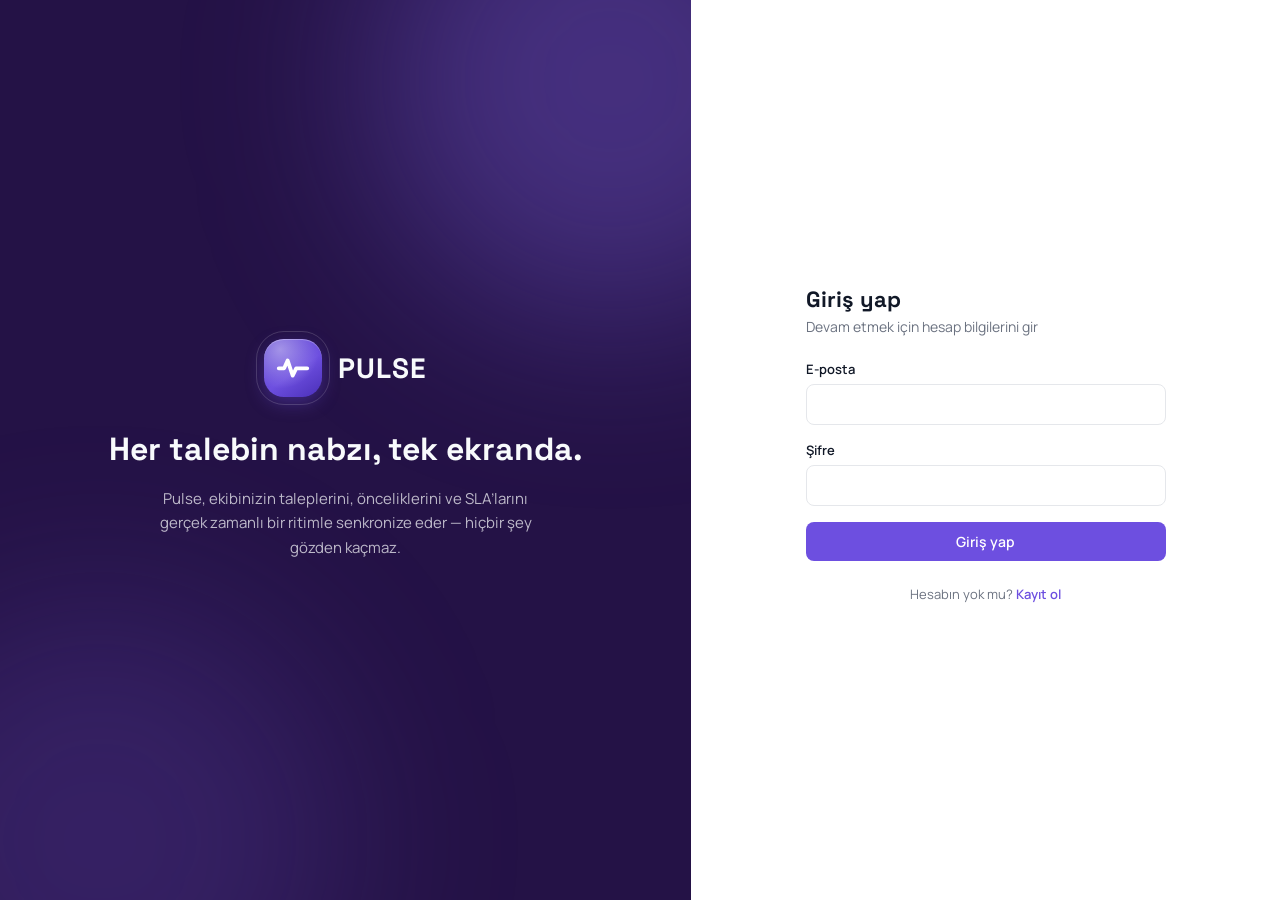
<file: frontend/index.html>
<!DOCTYPE html>
<html lang="tr">
<head>
  <meta charset="UTF-8">
  <script>
    // FOUC (yanlış temayla ilk çizim) olmasın diye tema, CSS yüklenmeden önce senkron uygulanıyor.
    document.documentElement.setAttribute('data-theme', localStorage.getItem('theme') || 'light');
  </script>
  <meta name="viewport" content="width=device-width, initial-scale=1.0">
  <title>Pulse ITSM</title>
  <!-- Sekme simgesi, sidebar'daki marka kilidinin aynısı (bkz. favicon.svg).
       SVG tercih edildi: tek dosya hem açık hem koyu sekme temasında ve her
       çözünürlükte net duruyor, ayrı boyutlarda .ico üretmek gerekmiyor. -->
  <link rel="icon" type="image/svg+xml" href="favicon.svg">
  <link rel="preconnect" href="https://fonts.googleapis.com">
  <link href="https://fonts.googleapis.com/css2?family=Manrope:wght@400;500;600;700&family=Space+Grotesk:wght@600;700;800&display=swap" rel="stylesheet">
  <link rel="stylesheet" href="css/variables.css">
  <link rel="stylesheet" href="css/app.css">
</head>
<body>
  <div class="app-shell" id="appShell">
    <aside class="sidebar" id="sidebar">
      <a class="sidebar-brand" href="#/tickets" data-i18n-title="nav.home" title="Ana sayfa">
        <div class="brand-mark-sm">
          <svg viewBox="0 0 24 24" fill="none" xmlns="http://www.w3.org/2000/svg">
            <path class="brand-ekg" d="M3 12.2h3.4l2.2-5 3.2 9.6 2.2-4.6H21" stroke="white" stroke-width="2.4" stroke-linecap="round" stroke-linejoin="round"/>
          </svg>
        </div>
        <span class="brand-name-sm">PULSE</span>
      </a>

      <ul class="nav-list">
        <li id="dashboardNavItem" style="display: none;">
          <a href="#/dashboard" data-route="dashboard">
            <svg class="nav-icon" viewBox="0 0 24 24" fill="none" xmlns="http://www.w3.org/2000/svg" stroke="currentColor" stroke-width="2" stroke-linecap="round" stroke-linejoin="round">
              <path d="M3 13h4v8H3zM10 3h4v18h-4zM17 8h4v13h-4z"/>
            </svg>
            <span data-i18n="nav.dashboard">Panel</span>
          </a>
        </li>
        <li>
          <a href="#/tickets" data-route="tickets">
            <svg class="nav-icon" viewBox="0 0 24 24" fill="none" xmlns="http://www.w3.org/2000/svg" stroke="currentColor" stroke-width="2" stroke-linecap="round" stroke-linejoin="round">
              <path d="M9 2h6a1 1 0 0 1 1 1v1h2a2 2 0 0 1 2 2v13a2 2 0 0 1-2 2H6a2 2 0 0 1-2-2V6a2 2 0 0 1 2-2h2V3a1 1 0 0 1 1-1z"/>
              <path d="M9 12h6M9 16h6M9 8h3"/>
            </svg>
            <span data-i18n="nav.tickets">Talepler</span>
          </a>
        </li>
        <li>
          <a href="#/projects" data-route="projects">
            <svg class="nav-icon" viewBox="0 0 24 24" fill="none" xmlns="http://www.w3.org/2000/svg" stroke="currentColor" stroke-width="2" stroke-linecap="round" stroke-linejoin="round">
              <path d="M3 7a2 2 0 0 1 2-2h4l2 2h8a2 2 0 0 1 2 2v8a2 2 0 0 1-2 2H5a2 2 0 0 1-2-2z"/>
            </svg>
            <span data-i18n="nav.projects">Projeler</span>
          </a>
        </li>
        <li>
          <a href="#/knowledge-base" data-route="knowledge-base">
            <svg class="nav-icon" viewBox="0 0 24 24" fill="none" xmlns="http://www.w3.org/2000/svg" stroke="currentColor" stroke-width="2" stroke-linecap="round" stroke-linejoin="round">
              <path d="M4 19.5A2.5 2.5 0 0 1 6.5 17H20M4 4.5A2.5 2.5 0 0 1 6.5 2H20v20H6.5A2.5 2.5 0 0 1 4 19.5v-15z"/>
            </svg>
            <span data-i18n="nav.knowledgeBase">Bilgi Bankası</span>
          </a>
        </li>
        <li>
          <a href="#/notifications" data-route="notifications">
            <svg class="nav-icon" viewBox="0 0 24 24" fill="none" xmlns="http://www.w3.org/2000/svg" stroke="currentColor" stroke-width="2" stroke-linecap="round" stroke-linejoin="round">
              <path d="M18 8a6 6 0 1 0-12 0c0 7-3 9-3 9h18s-3-2-3-9"/>
              <path d="M13.73 21a2 2 0 0 1-3.46 0"/>
            </svg>
            <span data-i18n="nav.notifications">Bildirimler</span>
          </a>
        </li>
        <li id="adminNavItem" style="display: none;">
          <a href="#/admin" data-route="admin">
            <svg class="nav-icon" viewBox="0 0 24 24" fill="none" xmlns="http://www.w3.org/2000/svg" stroke="currentColor" stroke-width="2" stroke-linecap="round" stroke-linejoin="round">
              <path d="M12 2l8 4v6c0 5-3.5 8.5-8 10-4.5-1.5-8-5-8-10V6z"/>
            </svg>
            <span data-i18n="nav.admin">Yönetim</span>
          </a>
        </li>
      </ul>

      <div class="sidebar-footer">
        <div class="sidebar-user">
          <div class="sidebar-avatar" id="sidebarAvatar">—</div>
          <div class="sidebar-user-info">
            <strong id="sidebarUserName">—</strong>
            <span id="sidebarUserEmail"></span>
          </div>
          <button class="logout-icon-btn" id="logoutButton" data-i18n-title="nav.logout" title="Çıkış yap">
            <svg viewBox="0 0 24 24" fill="none" xmlns="http://www.w3.org/2000/svg" stroke="currentColor" stroke-width="2" stroke-linecap="round" stroke-linejoin="round">
              <path d="M9 21H5a2 2 0 0 1-2-2V5a2 2 0 0 1 2-2h4"/>
              <path d="M16 17l5-5-5-5M21 12H9"/>
            </svg>
          </button>
        </div>
      </div>
    </aside>

    <div class="main">
      <header class="topbar-page" id="topbarPage">
        <div>
          <h1 class="page-title" id="pageTitle"></h1>
          <p class="page-subtitle" id="pageSubtitle"></p>
        </div>
        <div class="topbar-actions">
          <div class="topbar-page-actions" id="topbarPageActions"></div>
          <button class="theme-toggle notification-bell" id="notificationBellButton" data-i18n-title="notifications.bellLabel" title="Bildirimler">
            <svg viewBox="0 0 24 24" fill="none" xmlns="http://www.w3.org/2000/svg" stroke="currentColor" stroke-width="2" stroke-linecap="round" stroke-linejoin="round">
              <path d="M18 8a6 6 0 1 0-12 0c0 7-3 9-3 9h18s-3-2-3-9"/>
              <path d="M13.73 21a2 2 0 0 1-3.46 0"/>
            </svg>
            <span class="notification-badge" id="notificationBadge" style="display: none;"></span>
          </button>
          <button class="lang-toggle" id="langToggleButton" data-i18n-title="lang.toggleLabel" title="Dili değiştir">
            <span class="lang-option" data-lang="tr">TR</span>
            <span class="lang-option" data-lang="en">EN</span>
          </button>
          <!-- İki ikon da DOM'da duruyor, hangisinin görüneceğine CSS
               data-theme'e bakarak karar veriyor: JS'in ikon çizmesi
               gerekmiyor ve geçiş animasyonu mümkün oluyor. -->
          <button class="theme-toggle theme-toggle-icon" id="themeToggleButton" data-theme-toggle data-i18n-title="theme.toggleLabel" title="Temayı değiştir">
            <svg class="theme-icon theme-icon-sun" viewBox="0 0 24 24" fill="none" xmlns="http://www.w3.org/2000/svg" stroke="currentColor" stroke-width="2" stroke-linecap="round" stroke-linejoin="round" aria-hidden="true">
              <circle cx="12" cy="12" r="4"/>
              <path d="M12 2v2M12 20v2M4.93 4.93l1.41 1.41M17.66 17.66l1.41 1.41M2 12h2M20 12h2M6.34 17.66l-1.41 1.41M19.07 4.93l-1.41 1.41"/>
            </svg>
            <svg class="theme-icon theme-icon-moon" viewBox="0 0 24 24" fill="none" xmlns="http://www.w3.org/2000/svg" stroke="currentColor" stroke-width="2" stroke-linecap="round" stroke-linejoin="round" aria-hidden="true">
              <path d="M21 12.79A9 9 0 1 1 11.21 3 7 7 0 0 0 21 12.79z"/>
            </svg>
          </button>
        </div>
      </header>

      <div class="content" id="view"></div>
    </div>
  </div>

  <script src="js/config.js"></script>
  <script src="js/api.js"></script>
  <script src="js/auth.js"></script>
  <script src="js/i18n.js"></script>
  <script src="js/theme.js"></script>
  <script type="module" src="js/router.js"></script>
</body>
</html>
</file>
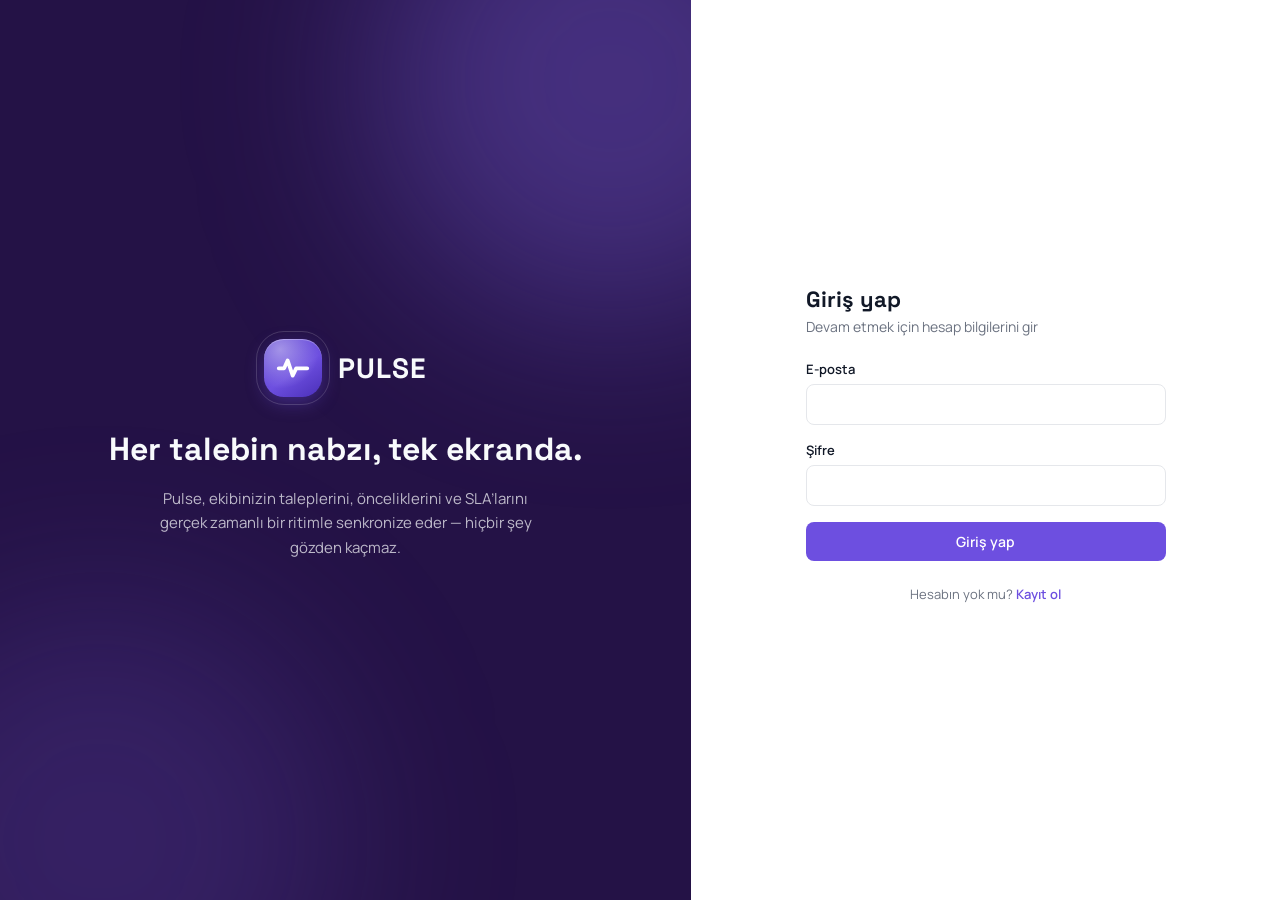
<file: frontend/login.html>
<!DOCTYPE html>
<html lang="tr">
<head>
  <meta charset="UTF-8">
  <title>Yönlendiriliyor... — Pulse ITSM</title>
  <!-- Bu sayfa artık kullanılmıyor; uygulama tek bir index.html + hash router üzerinden çalışıyor. -->
  <script>window.location.replace('index.html#/login');</script>
</head>
<body></body>
</html>
</file>
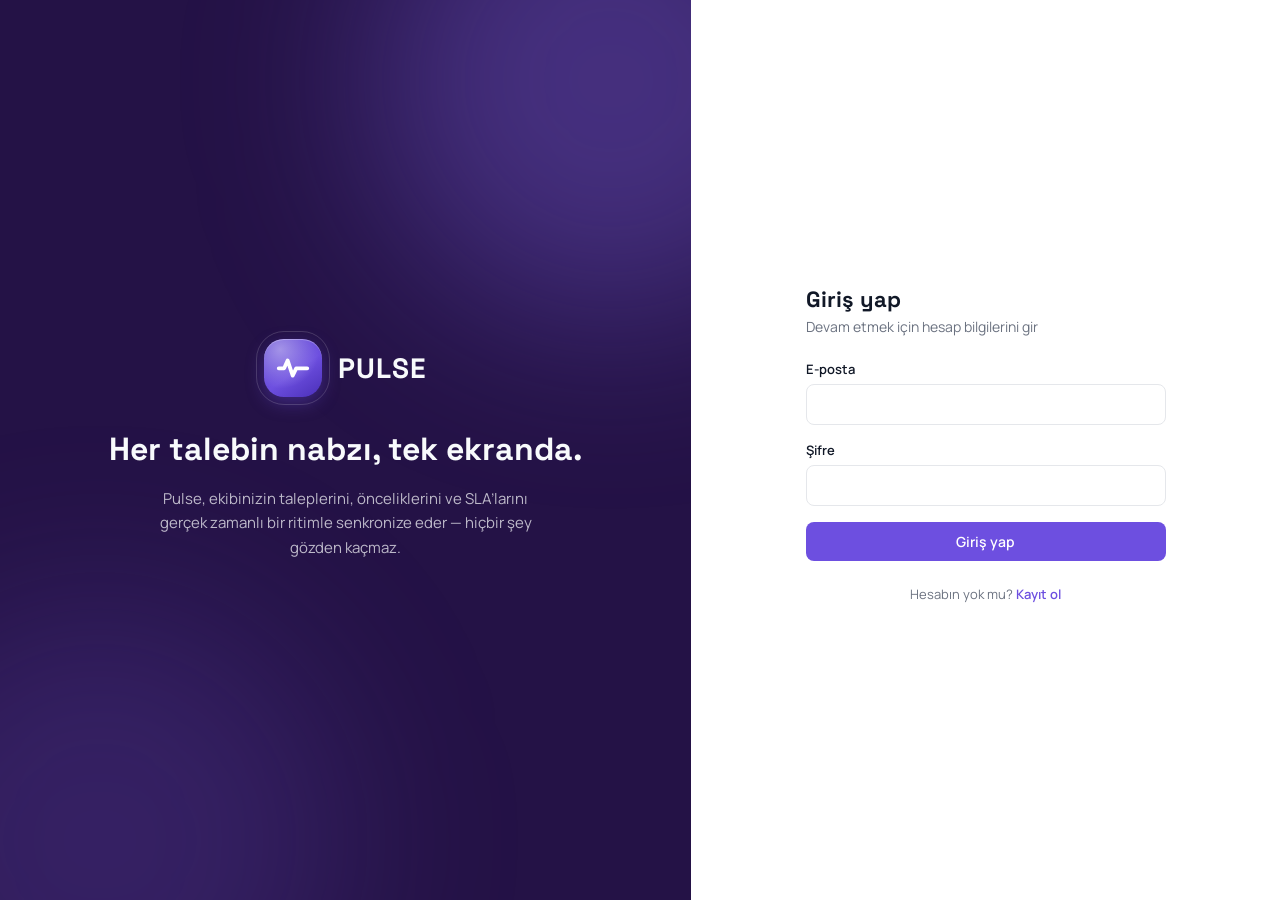
<file: frontend/new-ticket.html>
<!DOCTYPE html>
<html lang="tr">
<head>
  <meta charset="UTF-8">
  <title>Yönlendiriliyor... — Pulse ITSM</title>
  <!-- Bu sayfa artık kullanılmıyor; uygulama tek bir index.html + hash router üzerinden çalışıyor. -->
  <script>window.location.replace('index.html#/new-ticket');</script>
</head>
<body></body>
</html>
</file>
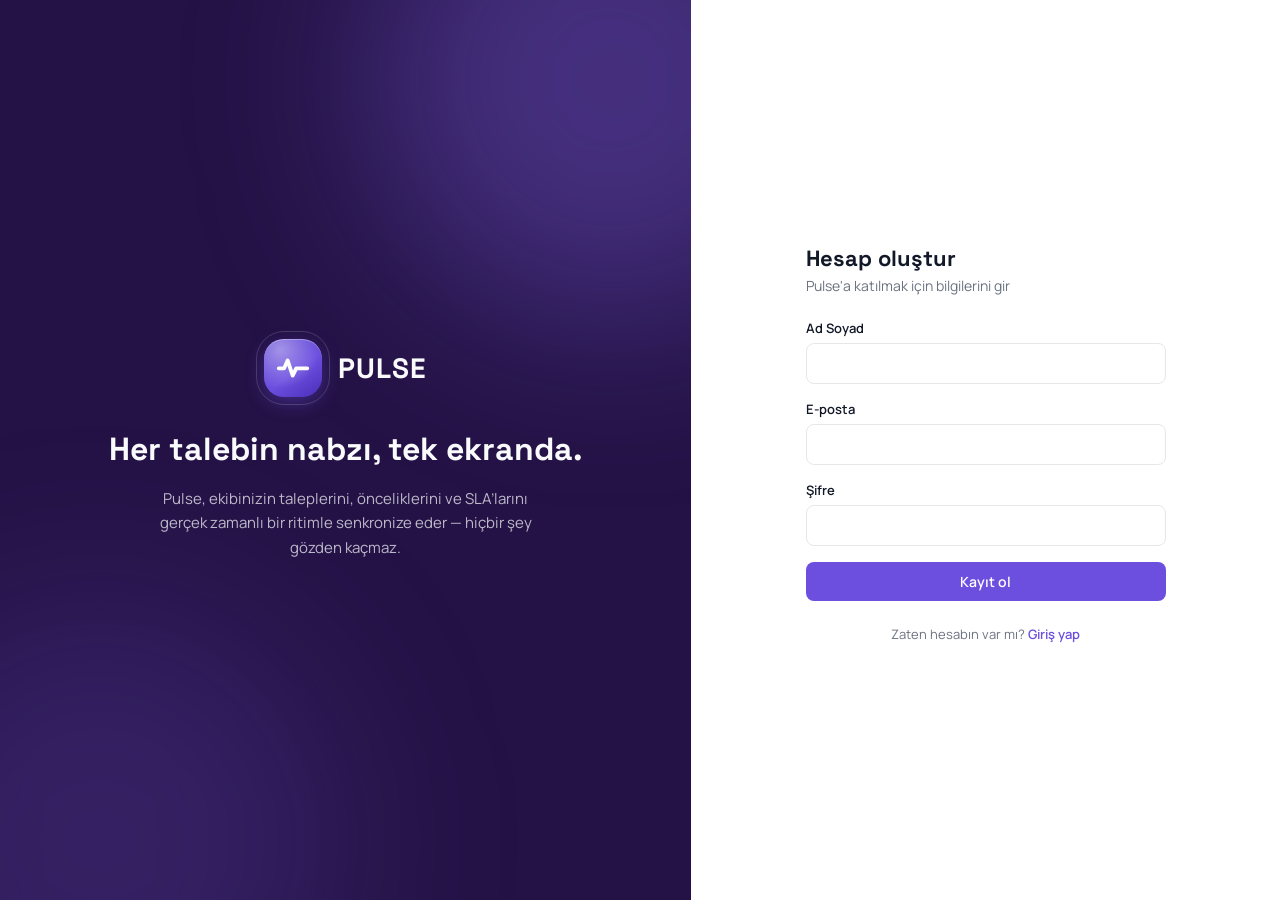
<file: frontend/register.html>
<!DOCTYPE html>
<html lang="tr">
<head>
  <meta charset="UTF-8">
  <title>Yönlendiriliyor... — Pulse ITSM</title>
  <!-- Bu sayfa artık kullanılmıyor; uygulama tek bir index.html + hash router üzerinden çalışıyor. -->
  <script>window.location.replace('index.html#/register');</script>
</head>
<body></body>
</html>
</file>
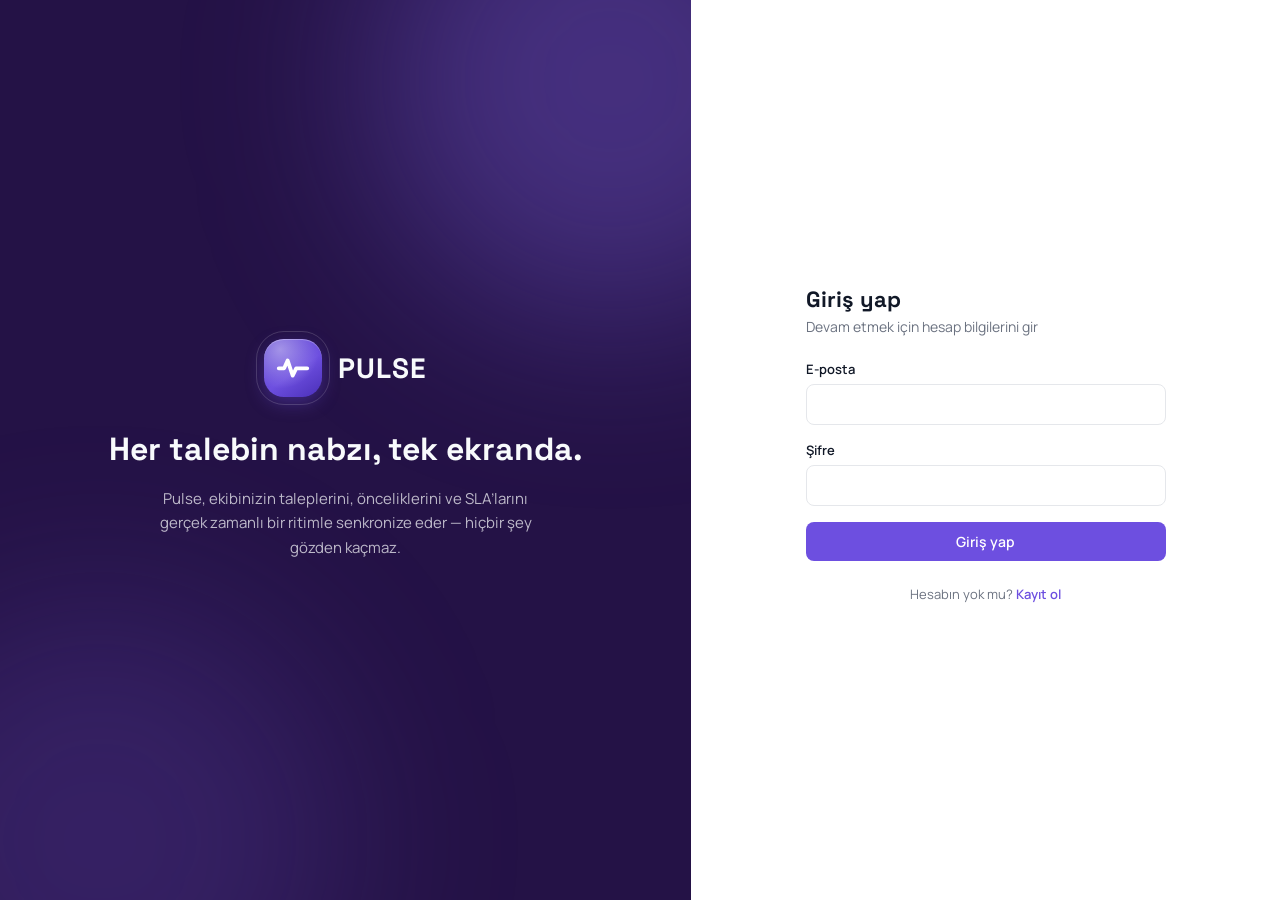
<file: frontend/ticket-detail.html>
<!DOCTYPE html>
<html lang="tr">
<head>
  <meta charset="UTF-8">
  <title>Yönlendiriliyor... — Pulse ITSM</title>
  <!-- Bu sayfa artık kullanılmıyor; uygulama tek bir index.html + hash router üzerinden çalışıyor. -->
  <script>
    const id = new URLSearchParams(window.location.search).get('id');
    window.location.replace(id ? `index.html#/tickets/${id}` : 'index.html#/tickets');
  </script>
</head>
<body></body>
</html>
</file>
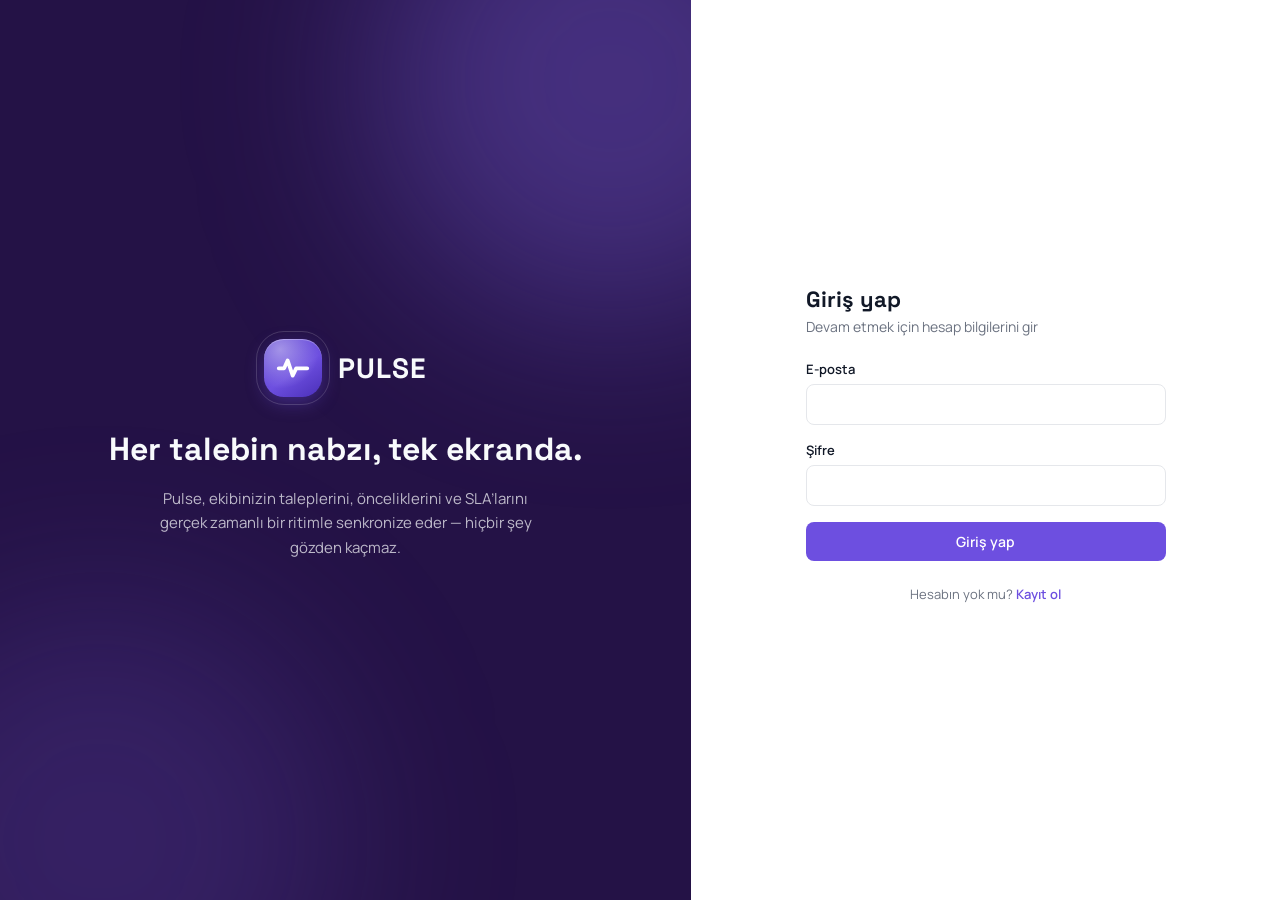
<file: frontend/tickets.html>
<!DOCTYPE html>
<html lang="tr">
<head>
  <meta charset="UTF-8">
  <title>Yönlendiriliyor... — Pulse ITSM</title>
  <!-- Bu sayfa artık kullanılmıyor; uygulama tek bir index.html + hash router üzerinden çalışıyor. -->
  <script>window.location.replace('index.html#/tickets');</script>
</head>
<body></body>
</html>
</file>
<file: frontend/css/variables.css>
/* ==========================================================
   Pulse ITSM - Tasarım sistemi
   Tek kaynak: tipografi ölçeği, spacing ölçeği, radius/shadow,
   açık/koyu tema tokenleri. Sayfalarda bunların dışında
   büyülü (magic) sayı/renk kullanılmamalı.
   ========================================================== */

:root {
  /* --- Tipografi ölçeği --- */
  --font-body: "Manrope", system-ui, sans-serif;
  --font-heading: "Space Grotesk", system-ui, sans-serif;

  --text-xs: 12px;
  --text-sm: 13px;
  --text-base: 14px;
  --text-md: 15px;
  --text-lg: 16px;
  --text-xl: 18px;
  --text-2xl: 22px;
  --text-3xl: 28px;
  --text-4xl: 32px;

  --weight-regular: 400;
  --weight-medium: 500;
  --weight-semibold: 600;
  --weight-bold: 700;

  /* --- Spacing ölçeği (4-8-12-16-24-32-48-64) --- */
  --space-1: 4px;
  --space-2: 8px;
  --space-3: 12px;
  --space-4: 16px;
  --space-5: 24px;
  --space-6: 32px;
  --space-7: 48px;
  --space-8: 64px;

  /* --- Radius / shadow / geçiş --- */
  --radius-sm: 8px;
  --radius-md: 14px;
  --radius-lg: 20px;
  --shadow-card: 0 1px 2px rgba(17, 24, 39, 0.06);
  --shadow-elevated:
    0 4px 6px rgba(17, 24, 39, 0.05), 0 10px 24px rgba(17, 24, 39, 0.08);
  /* Marka tonlu gölge: nötr griden farkı, yüzeylerin sayfaya "mor bir ışık
     altında" duruyormuş gibi oturması. Tema bloklarında değil burada, çünkü
     mor her iki temada da marka rengi. */
  --shadow-accent: 0 2px 10px rgba(109, 79, 224, 0.1);
  --focus-ring: 0 0 0 3px rgba(109, 79, 224, 0.22);
  --transition-fast: 150ms ease;
  --transition-base: 200ms ease;

  --container-max: 1280px;

  /* --- Marka: aksan rengi her iki temada da mor kalır, ama sidebar/aksan
     tonları tema geçişinde gerçekten değişsin diye tema bloklarında tanımlı --- */
  --color-topbar-text: #f8fafc;
  --color-accent: #6d4fe0;
  --color-accent-hover: #5a3fd1;
  --color-accent-bg: #f1edfc;
}

/* ==========================================================
   Açık tema (varsayılan)
   ========================================================== */
:root,
[data-theme="light"] {
  --color-page: #f6f7f9;
  --color-surface: #ffffff;
  --color-surface-alt: #f1f2f5;
  --color-border: #e5e7eb;
  --color-text: #111827;
  --color-text-muted: #6b7280;

  --color-topbar: #241246;
  --color-topbar-surface: #2e1859;
  --color-topbar-border: rgba(255, 255, 255, 0.1);

  /* Yüzey kenarlarında kullanılan mor tonu. Dolu accent yerine yarı
     saydam: çerçeve marka rengini taşısın ama içeriğin önüne geçmesin. */
  --color-accent-border: rgba(109, 79, 224, 0.4);

  --status-open-bg: #e7ecfe;
  --status-open-fg: #3557d6;
  --status-inprogress-bg: #fff3dc;
  --status-inprogress-fg: #96620f;
  /* Beklemede bir zamanlar griydi ve Kapalı'nın grisinden ayırt edilemiyordu.
     Oysa ikisi zıt: beklemede = hâlâ açık, takılmış, müdahale bekliyor;
     kapalı = bitti. Mor, hem Kapalı'dan ayrışıyor hem de markanın ana
     rengiyle aynı aileden. */
  --status-pending-bg: #ede7fb;
  --status-pending-fg: #7c3aed;
  --status-resolved-bg: #e9f7ec;
  --status-resolved-fg: #237537;
  --status-closed-bg: #efefef;
  --status-closed-fg: #5a606b;

  --priority-critical-bg: #fdecec;
  --priority-critical-fg: #b93030;
  --priority-high-bg: #fff6e0;
  --priority-high-fg: #b45309;
  /* Orta öncelik ile Açık durumu ikisi de maviydi; talep listesinde durum
     noktası ve öncelik rozeti yan yana durduğu için göz ikisini tek bir
     sinyal sanıyordu. Camgöbeği, ısı skalasındaki yerini koruyup Açık'ın
     lacivert mavisinden ayrışıyor. */
  --priority-medium-bg: #e0f2fe;
  --priority-medium-fg: #0369a1;
  --priority-low-bg: #e6f7f5;
  --priority-low-fg: #0f766e;

  /* Son tarih hücresindeki düz metin renkleri (bkz. .due-overdue vd.).
     Rozetlerle aynı tonlara çekildi: beyaz zeminde okunabilir olmaları
     rozetlerden daha da önemli, çünkü gecikme uyarısının kendisi bunlar. */
  --sla-overdue: #b93030;
  --sla-urgent: #96620f;
  --sla-ok: #237537;
  --sla-done: #5a606b;

  --color-danger: #d64545;
  --color-danger-hover: #c13636;
}

/* ==========================================================
   Koyu tema
   ========================================================== */
[data-theme="dark"] {
  --color-page: #0b0e14;
  --color-surface: #121620;
  --color-surface-alt: #1a1f2b;
  --color-border: #262b38;
  --color-text: #f1f2f6;
  --color-text-muted: #9aa1b2;

  --color-topbar: #150a29;
  --color-topbar-surface: #1e1040;
  --color-topbar-border: rgba(255, 255, 255, 0.06);

  --color-accent: #8467e8;
  --color-accent-hover: #9580ed;
  --color-accent-bg: rgba(132, 103, 232, 0.16);
  --color-accent-border: rgba(132, 103, 232, 0.32);

  --status-open-bg: rgba(53, 87, 214, 0.18);
  --status-open-fg: #8da6ff;
  --status-inprogress-bg: rgba(183, 121, 31, 0.2);
  --status-inprogress-fg: #f0b429;
  --status-pending-bg: rgba(124, 58, 237, 0.24);
  --status-pending-fg: #c4a5ff;
  --status-resolved-bg: rgba(47, 143, 70, 0.2);
  --status-resolved-fg: #6fdb8b;
  --status-closed-bg: rgba(107, 114, 128, 0.22);
  --status-closed-fg: #b0b5be;

  --priority-critical-bg: rgba(214, 69, 69, 0.2);
  --priority-critical-fg: #ff8a8a;
  --priority-high-bg: rgba(245, 166, 35, 0.18);
  --priority-high-fg: #f5a623;
  --priority-medium-bg: rgba(2, 132, 199, 0.22);
  --priority-medium-fg: #5fc8f5;
  --priority-low-bg: rgba(15, 118, 110, 0.22);
  --priority-low-fg: #5fd9cc;

  --sla-overdue: #ff6b6b;
  --sla-urgent: #f0b429;
  --sla-ok: #6fdb8b;
  --sla-done: #9aa1b2;

  --color-danger: #e05252;
  --color-danger-hover: #eb6c6c;

  --shadow-card: 0 1px 2px rgba(0, 0, 0, 0.3);
  --shadow-elevated:
    0 4px 6px rgba(0, 0, 0, 0.3), 0 10px 24px rgba(0, 0, 0, 0.4);
  /* Koyu zeminde mor gölge açık temadaki kadar görünmüyor; hem opaklığı
     hem tonu koyu temanın daha açık moruna göre ayarlandı. */
  --shadow-accent: 0 2px 12px rgba(132, 103, 232, 0.18);
  --focus-ring: 0 0 0 3px rgba(132, 103, 232, 0.35);
}

* {
  box-sizing: border-box;
}

html {
  color-scheme: light dark;
}

body {
  margin: 0;
  font-family: var(--font-body);
  font-size: var(--text-base);
  background: var(--color-page);
  color: var(--color-text);
  transition:
    background-color var(--transition-base),
    color var(--transition-base);
}

/* ---------- Ortak kaydırma çubuğu (tüm scroll alanlarında aynı tasarım) ---------- */
* {
  scrollbar-width: thin;
  scrollbar-color: var(--color-border) transparent;
}

*::-webkit-scrollbar {
  width: 9px;
  height: 9px;
}

*::-webkit-scrollbar-track {
  background: transparent;
}

*::-webkit-scrollbar-thumb {
  background-color: var(--color-border);
  border-radius: 999px;
  border: 2px solid transparent;
  background-clip: padding-box;
}

*::-webkit-scrollbar-thumb:hover {
  background-color: var(--color-text-muted);
}

/* ==========================================================
   Ortak uygulama iskeleti: sidebar + topbar
   (index.html içinde tek kopya olarak yaşar, router içerik alanını değiştirir)
   ========================================================== */
.app-shell {
  display: flex;
  min-height: 100vh;
}

.sidebar {
  width: 240px;
  flex-shrink: 0;
  background: var(--color-topbar);
  color: var(--color-topbar-text);
  display: flex;
  flex-direction: column;
  padding: var(--space-5) var(--space-4);
  border-right: 1px solid var(--color-topbar-border);
  border-radius: 0 var(--radius-lg) var(--radius-lg) 0;
  box-shadow: var(--shadow-elevated);
  transition: background-color var(--transition-base);
  /* Sidebar viewport'a çivileniyor: sayfa ne kadar uzarsa uzasın yerinde
     kalır.
     Neden sticky değil: sticky bir eleman yalnızca KENDİ kapsayıcısı
     içinde kayabildiği kadar yapışır. Sidebar zaten 100vh olduğu için
     kapsayıcısında yapışacak boşluk kalmıyordu ve scroll'la birlikte
     yukarı kayıyordu - özellikle sayfanın altındaki bir dropdown açılıp
     sayfa aniden uzadığında. fixed'de bu sorun yapısal olarak yok.
     fixed normal akıştan çıktığı için .main'e sidebar genişliği kadar
     margin-left veriliyor (her kırılımda ayrı ayrı). */
  position: fixed;
  /* Yükseklik 100vh yerine top+bottom ile veriliyor: mobil tarayıcılarda
     100vh adres çubuğunu da sayıp viewport'tan taşabiliyor ve sidebar'ın
     alt kısmı (kullanıcı bloğu) ekran dışında kalıyordu. top/bottom
     çifti her zaman gerçek görünür alana oturur. */
  top: 0;
  left: 0;
  bottom: 0;
  overflow-y: auto;
  /* Topbar z-index:2 ile kendi yığın bağlamını açıyor; sidebar akıştan
     çıktığı için onun altında kalıp sağ kenarı (gölge + yuvarlatılmış
     köşe) kırpılıyordu. Modal/onay overlay'leri 1000'de, yani bu değer
     onları örtmüyor. */
  z-index: 3;
  scrollbar-width: thin;
  scrollbar-color: rgba(255, 255, 255, 0.18) transparent;
}

.sidebar::-webkit-scrollbar {
  width: 8px;
}

.sidebar::-webkit-scrollbar-track {
  background: transparent;
}

.sidebar::-webkit-scrollbar-thumb {
  background-color: rgba(255, 255, 255, 0.18);
  border-radius: 999px;
}

.sidebar::-webkit-scrollbar-thumb:hover {
  background-color: rgba(255, 255, 255, 0.3);
}

/* Marka kilidi bir <a> - ana sayfaya (talep listesi) dönüş için. Link olduğu
   için varsayılan link stillerini sıfırlıyoruz; tıklanabilir olduğu hover'da
   hafif parlama ve kutunun büyümesiyle belli oluyor. */
.sidebar-brand {
  display: flex;
  align-items: center;
  gap: var(--space-3);
  padding: 0 var(--space-2) var(--space-5);
  margin-bottom: var(--space-5);
  border-bottom: 1px solid var(--color-topbar-border);
  text-decoration: none;
  color: inherit;
  transition: opacity var(--transition-fast);
}

.sidebar-brand:hover {
  opacity: 0.85;
}

.sidebar-brand:hover .brand-mark-sm {
  transform: scale(1.06);
}

.sidebar-brand:focus-visible {
  outline: 2px solid var(--color-accent);
  outline-offset: 3px;
  border-radius: var(--radius-sm);
}

/* Marka kutusu: düz kare yerine "squircle" (superellipse) form + accent
   renginden diyagonal degrade. Üstteki açık parlama ve içeriden gelen ince
   beyaz kenar, kutuya düz bir renk bloğu yerine hafif bir derinlik veriyor. */
.sidebar-brand .brand-mark-sm {
  width: 34px;
  height: 34px;
  background: linear-gradient(
    145deg,
    var(--color-accent-hover) 0%,
    var(--color-accent) 55%,
    #4a2fb8 100%
  );
  border-radius: 34%;
  display: flex;
  align-items: center;
  justify-content: center;
  flex-shrink: 0;
  position: relative;
  overflow: hidden;
  box-shadow:
    inset 0 1px 0 rgba(255, 255, 255, 0.28),
    0 2px 6px rgba(109, 79, 224, 0.32);
  transition: transform var(--transition-fast);
}

/* Sol üstten geçen yumuşak ışık huzmesi. */
.sidebar-brand .brand-mark-sm::before {
  content: "";
  position: absolute;
  inset: 0;
  background: radial-gradient(
    circle at 28% 18%,
    rgba(255, 255, 255, 0.4),
    transparent 62%
  );
  pointer-events: none;
}

.sidebar-brand .brand-mark-sm svg {
  width: 24px;
  height: 24px;
  position: relative;
  z-index: 1;
  overflow: visible;
}

/* Hover boyunca EKG çizgisi soldan sağa çizilip baştan başlıyor (döngü) -
   bir kalp ritmi monitörünün ekranı gibi. Path'in toplam uzunluğu ~31.1
   kullanıcı birimi; pathLength yerine gerçek uzunluğu kullanıyoruz ki dash
   boşluğu tam otursun. Döngüde hız sabit görünsün diye timing linear. */
.brand-ekg {
  stroke-dasharray: 31.1;
  stroke-dashoffset: 0;
}

.sidebar-brand:hover .brand-ekg {
  animation: brand-ekg-sweep 1.1s linear infinite;
}

@keyframes brand-ekg-sweep {
  0% {
    stroke-dashoffset: 31.1;
  }
  100% {
    stroke-dashoffset: 0;
  }
}

@media (prefers-reduced-motion: reduce) {
  .sidebar-brand:hover .brand-ekg {
    animation: none;
  }
}

.sidebar-brand .brand-name-sm {
  font-family: var(--font-heading);
  font-weight: var(--weight-bold);
  font-size: var(--text-lg);
  letter-spacing: 0.04em;
}

.nav-list {
  list-style: none;
  margin: 0;
  padding: 0;
  display: flex;
  flex-direction: column;
  gap: 2px;
  flex: 1;
}

.nav-list a {
  display: flex;
  align-items: center;
  gap: var(--space-3);
  padding: var(--space-2) var(--space-3);
  margin: 0 0 0 -1px;
  border-left: 3px solid transparent;
  border-radius: 0 var(--radius-sm) var(--radius-sm) 0;
  color: rgba(248, 250, 252, 0.68);
  text-decoration: none;
  font-size: var(--text-base);
  font-weight: var(--weight-medium);
  transition:
    background-color var(--transition-fast),
    color var(--transition-fast),
    border-color var(--transition-fast);
}

.nav-icon {
  width: 18px;
  height: 18px;
  flex-shrink: 0;
}

.nav-list a:hover {
  background: rgba(255, 255, 255, 0.05);
  color: var(--color-topbar-text);
}

.nav-list a.active {
  background: var(--color-topbar-surface);
  border-left-color: var(--color-accent);
  color: #ffffff;
  font-weight: var(--weight-semibold);
}

.sidebar-footer {
  border-top: 1px solid var(--color-topbar-border);
  padding-top: var(--space-4);
  margin-top: var(--space-4);
}

.sidebar-user {
  display: flex;
  align-items: center;
  gap: var(--space-3);
  font-size: var(--text-sm);
  color: rgba(248, 250, 252, 0.72);
}

.sidebar-avatar {
  width: 32px;
  height: 32px;
  border-radius: 50%;
  background: var(--color-accent);
  color: #ffffff;
  display: flex;
  align-items: center;
  justify-content: center;
  font-size: var(--text-sm);
  font-weight: var(--weight-bold);
  flex-shrink: 0;
}

.sidebar-user-info {
  flex: 1;
  min-width: 0;
  overflow: hidden;
}

.sidebar-user-info strong {
  display: block;
  color: var(--color-topbar-text);
  font-size: var(--text-base);
  white-space: nowrap;
  overflow: hidden;
  text-overflow: ellipsis;
}

.sidebar-user-info span {
  display: block;
  white-space: nowrap;
  overflow: hidden;
  text-overflow: ellipsis;
}

.logout-icon-btn {
  flex-shrink: 0;
  width: 30px;
  height: 30px;
  display: flex;
  align-items: center;
  justify-content: center;
  background: transparent;
  border: 1px solid rgba(255, 255, 255, 0.15);
  color: rgba(248, 250, 252, 0.72);
  border-radius: var(--radius-sm);
  cursor: pointer;
  transition:
    background-color var(--transition-fast),
    color var(--transition-fast);
}

.logout-icon-btn svg {
  width: 16px;
  height: 16px;
}

.logout-icon-btn:hover {
  background: rgba(255, 255, 255, 0.08);
  color: #ffffff;
}

.main {
  flex: 1;
  display: flex;
  flex-direction: column;
  min-width: 0;
  /* Sidebar position:fixed olduğu için akıştan çıktı; bıraktığı boşluğu
     burada telafi ediyoruz. Değer .sidebar genişliğiyle birebir aynı
     olmak zorunda (240 / 900px altı 64 / 560px altı 56). */
  margin-left: 240px;
}

.topbar-page {
  display: flex;
  align-items: center;
  justify-content: space-between;
  /* Dar ekranda başlık + aksiyon butonları tek satıra sığmıyordu ve sayfa
     yatay scroll'a giriyordu (bkz. tasarım dili §10). Sarmaya izin verip
     başlık bloğuna min-width: 0 vererek butonlar alt satıra düşüyor. */
  flex-wrap: wrap;
  gap: var(--space-3);
  padding: var(--space-5) var(--space-6);
  /* Alt kenar nötr gri bir çizgiydi ve topbar ile içerik aynı düzlemde
     duruyordu; sayfanın nerede başladığı belli olmuyordu. Mor çizgi + aşağı
     düşen gölge, topbar'ı içeriğin bir kat üstüne çıkarıyor ve sidebar'ın
     morunu ekranın üst kenarı boyunca sürdürüyor.

     Çizgi tam accent değil yarı saydam: dolu mor, başlığın hemen altında
     keskin bir şerit gibi duruyor ve gözü içerikten kendine çekiyordu. */
  border-bottom: 2px solid var(--color-accent-border);
  box-shadow: var(--shadow-accent);
  background: var(--color-surface);
  border-radius: 0 0 var(--radius-sm) 0;
  /* Gölgenin içeriğin üstüne düşebilmesi için: aynı yığın bağlamında sonra
     gelen .content onu örtüyordu. */
  position: relative;
  z-index: 2;
  transition:
    background-color var(--transition-base),
    border-color var(--transition-base);
}

.topbar-page > div:first-child {
  min-width: 0;
}

.topbar-actions {
  display: flex;
  align-items: center;
  flex-wrap: wrap;
  gap: var(--space-3);
}

.page-title {
  font-family: var(--font-heading);
  font-weight: var(--weight-bold);
  font-size: var(--text-4xl);
  margin: 0;
}

.page-subtitle {
  font-size: var(--text-sm);
  color: var(--color-text-muted);
  margin: 2px 0 0;
}

.page-subtitle:empty {
  display: none;
}

.topbar-page-actions {
  display: flex;
  align-items: center;
  gap: var(--space-3);
}

.topbar-page-actions:empty {
  display: none;
}

.content {
  padding: var(--space-6);
  flex: 1;
  /* Flex çocuğunun varsayılan min-width'i "auto"; bu, içindeki geniş
     kolon/kart alanın altına inmesini engelleyip sayfayı yana kaydırıyordu.
     0'a çekilince içerik gerçekten kaplayabildiği genişliğe uyuyor. */
  min-width: 0;
}

/* Login/register gibi "public" sayfalarda sidebar/topbar gizlenir,
   view kendi tam ekran iki-kolonlu düzenini basar. */
.shell-auth-page .sidebar,
.shell-auth-page .topbar-page {
  display: none;
}

.shell-auth-page .content {
  padding: 0;
}

/* Sidebar burada gizli olduğu için .main'in ona ayırdığı boşluk da
   kalkmalı; yoksa giriş ekranının solunda 240px'lik boş bir şerit kalıyor.
   Medya sorgularındaki daraltılmış değerleri de geçersiz kılması için
   tek başına yeterli özgüllükte. */
.shell-auth-page .main {
  margin-left: 0;
}

.theme-toggle {
  width: 34px;
  height: 34px;
  border-radius: var(--radius-sm);
  border: 1px solid var(--color-border);
  background: var(--color-surface);
  color: var(--color-text-muted);
  cursor: pointer;
  display: inline-flex;
  align-items: center;
  justify-content: center;
  transition:
    background-color var(--transition-fast),
    color var(--transition-fast);
}

.theme-toggle:hover {
  background: var(--color-surface-alt);
  color: var(--color-text);
}

.theme-toggle svg {
  width: 18px;
  height: 18px;
}

/* Dil düğmesi bir zamanlar .theme-toggle sınıfını ödünç alıyordu: ikon için
   yapılmış 34px'lik kare kutuda iki harf sıkışıyor, "TR" bitişik yazılınca
   "rn" gibi okunuyordu. Üstelik kutuda tek bir kod görünüyor ve bunun
   *mevcut* dil mi yoksa *geçilecek* dil mi olduğu belirsiz kalıyordu.
   Şimdi iki dil de aynı anda görünüyor, aktif olan vurgulanıyor - hangi
   dilde olunduğu ve tıklayınca ne olacağı tek bakışta anlaşılıyor. */
.lang-toggle {
  display: inline-flex;
  align-items: center;
  height: 34px;
  padding: 3px;
  gap: 2px;
  border-radius: var(--radius-sm);
  border: 1px solid var(--color-border);
  background: var(--color-surface);
  cursor: pointer;
  font-family: var(--font-body);
}

.lang-option {
  padding: 0 8px;
  line-height: 26px;
  border-radius: calc(var(--radius-sm) - 2px);
  font-size: var(--text-xs);
  font-weight: var(--weight-bold);
  /* Bitişik büyük harfler ayrışsın diye: "TR" tek bir "rn" gibi okunmasın. */
  letter-spacing: 0.08em;
  color: var(--color-text-muted);
  transition:
    background-color var(--transition-fast),
    color var(--transition-fast);
}

.lang-option.is-active {
  background: var(--color-accent);
  color: #ffffff;
}

/* Aktif olmayan yarı, tıklanabilir hedefin kendisi olduğu için hover'da
   belirginleşiyor; aktif yarı zaten seçili, tepki vermesi yanıltıcı olurdu. */
.lang-toggle:hover .lang-option:not(.is-active) {
  background: var(--color-surface-alt);
  color: var(--color-text);
}

/* Tema düğmesi tek bir güneş ikonu gösteriyordu: hangi temada olunduğunu
   da, tıklayınca ne olacağını da söylemiyordu. İki ikon üst üste duruyor,
   aktif temaya göre biri dönerek girip diğeri çıkıyor - gösterilen ikon
   "şu an bu temadasın" demek (açıkta güneş, koyuda ay). */
.theme-toggle-icon {
  position: relative;
}

.theme-icon {
  position: absolute;
  top: 50%;
  left: 50%;
  width: 18px;
  height: 18px;
  transition:
    opacity var(--transition-base),
    transform var(--transition-base);
}

/* Açık tema: güneş görünür, ay çeyrek tur dönmüş halde bekliyor. */
.theme-icon-sun {
  opacity: 1;
  transform: translate(-50%, -50%) rotate(0deg) scale(1);
}

.theme-icon-moon {
  opacity: 0;
  transform: translate(-50%, -50%) rotate(-90deg) scale(0.6);
}

[data-theme="dark"] .theme-icon-sun {
  opacity: 0;
  transform: translate(-50%, -50%) rotate(90deg) scale(0.6);
}

[data-theme="dark"] .theme-icon-moon {
  opacity: 1;
  transform: translate(-50%, -50%) rotate(0deg) scale(1);
}

/* Koyu temada düğme, ay ikonuna eşlik eden hafif bir mor zemin alıyor -
   aktif olduğu belli olsun. Hover'da bir tık koyulaşıyor; .theme-toggle:hover
   yukarıda tanımlı olduğu için burada ayrıca ele alınması gerekiyor, aksi
   halde imleç üstüne gelince mor zemin nötre dönüyordu. */
[data-theme="dark"] .theme-toggle-icon {
  border-color: var(--color-border);
  color: var(--color-text-muted);
}

[data-theme="dark"] .theme-toggle-icon:hover {
  background: var(--color-accent);
  color: #ffffff;
}

@media (prefers-reduced-motion: reduce) {
  .theme-icon {
    transition: opacity var(--transition-fast);
    transform: translate(-50%, -50%);
  }

  [data-theme="dark"] .theme-icon-sun,
  .theme-icon-moon {
    transform: translate(-50%, -50%);
  }
}

.notification-bell {
  position: relative;
}

/* Bildirimler sayfasındayken zil, sidebar'daki aktif bağlantı gibi seçili
   görünüyor. pointer-events kapalı: hover ve tıklama tepkisi vermesi,
   gidilecek bir yer varmış izlenimi bırakırdı - zaten o sayfadayız. */
.notification-bell.is-active {
  background: var(--color-accent);
  border-color: var(--color-accent);
  color: #ffffff;
  pointer-events: none;
}

.notification-badge {
  position: absolute;
  top: -4px;
  right: -4px;
  min-width: 16px;
  height: 16px;
  padding: 0 4px;
  border-radius: 999px;
  background: var(--priority-critical-fg);
  color: #ffffff;
  font-size: 10px;
  font-weight: var(--weight-bold);
  line-height: 16px;
  text-align: center;
}

.btn-primary {
  background: var(--color-accent);
  color: #ffffff;
  border: none;
  padding: var(--space-2) var(--space-4);
  border-radius: var(--radius-sm);
  font-size: var(--text-base);
  font-weight: var(--weight-semibold);
  cursor: pointer;
  font-family: var(--font-body);
  text-decoration: none;
  display: inline-flex;
  align-items: center;
  box-shadow: var(--shadow-card);
  transition:
    background-color var(--transition-fast),
    transform var(--transition-fast),
    box-shadow var(--transition-fast);
}

.btn-primary:hover {
  background: var(--color-accent-hover);
  transform: translateY(-2px);
  box-shadow: var(--shadow-elevated);
}

.btn-primary:active {
  transform: translateY(0);
}

.badge {
  display: inline-flex;
  align-items: center;
  padding: var(--space-1) var(--space-3);
  border-radius: 999px;
  font-size: var(--text-xs);
  font-weight: var(--weight-semibold);
  white-space: nowrap;
}

/* ---------- Ortak select (dropdown) tasarımı ---------- */
select {
  appearance: none;
  -webkit-appearance: none;
  -moz-appearance: none;
  background-image: url("data:image/svg+xml;utf8,<svg xmlns='http://www.w3.org/2000/svg' viewBox='0 0 24 24' fill='none' stroke='%238B93A7' stroke-width='2' stroke-linecap='round' stroke-linejoin='round'><path d='M6 9l6 6 6-6'/></svg>");
  background-repeat: no-repeat;
  background-position: right 10px center;
  background-size: 14px;
  cursor: pointer;
}

select::-ms-expand {
  display: none;
}

/* ---------- Görsel olarak gizli ama işlevsel native input/select ----------
   Native <select> ve <input type="date">'in açılan popup'ları CSS ile
   stillenemiyor (tarayıcı kısıtı), o yüzden native element DOM'da/işlevsel
   kalıyor ama görsel olarak gizlenip yerine kendi tasarımımızdaki bir
   tetikleyici + liste/takvim konuyor. Bkz: js/customSelect.js, js/customDatePicker.js */
.sr-only-native {
  position: absolute;
  width: 1px;
  height: 1px;
  padding: 0;
  margin: -1px;
  overflow: hidden;
  clip: rect(0, 0, 0, 0);
  white-space: nowrap;
  border: 0;
}

.custom-select {
  position: relative;
  display: block;
  width: 100%;
}

.custom-select-trigger {
  display: flex;
  align-items: center;
  justify-content: space-between;
  gap: var(--space-2);
  width: 100%;
  padding: 9px 12px;
  font-family: var(--font-body);
  font-size: var(--text-base);
  color: var(--color-text);
  background-color: var(--color-surface);
  border: 1px solid var(--color-border);
  border-radius: var(--radius-sm);
  cursor: pointer;
  transition:
    border-color var(--transition-fast),
    box-shadow var(--transition-fast);
}

.custom-select-label {
  overflow: hidden;
  text-overflow: ellipsis;
  white-space: nowrap;
}

.custom-select-trigger svg {
  width: 14px;
  height: 14px;
  color: var(--color-text-muted);
  flex-shrink: 0;
  transition: transform var(--transition-fast);
}

.custom-select-trigger:hover {
  border-color: var(--color-text-muted);
}

.custom-select.is-open .custom-select-trigger {
  border-color: var(--color-accent);
  box-shadow: var(--focus-ring);
}

.custom-select.is-open .custom-select-trigger svg {
  transform: rotate(180deg);
}

.custom-select.is-disabled .custom-select-trigger {
  cursor: not-allowed;
  color: var(--color-text-muted);
  background-color: var(--color-surface-alt);
}

.custom-select-menu {
  display: none;
  position: absolute;
  top: calc(100% + 6px);
  left: 0;
  right: 0;
  z-index: 20;
  max-height: 240px;
  overflow-y: auto;
  background: var(--color-surface);
  border: 1px solid var(--color-border);
  border-radius: var(--radius-sm);
  box-shadow: var(--shadow-elevated);
  padding: 6px;
}

.custom-select.is-open .custom-select-menu {
  display: block;
}

/* Aranabilir listede üst iç boşluğu arama kutusunun kendisi veriyor;
   menüde de kalsaydı kaydırılan seçenekler o boşlukta kutunun üstünde
   görünürdü (sticky kutu ancak kendi kenarına kadar örtebiliyor). */
.custom-select-menu:has(.custom-select-search) {
  padding-top: 0;
}

.custom-select-option {
  padding: 8px 10px;
  border-radius: var(--radius-sm);
  font-size: var(--text-base);
  color: var(--color-text);
  cursor: pointer;
  white-space: nowrap;
  overflow: hidden;
  text-overflow: ellipsis;
  transition: background-color var(--transition-fast);
}

.custom-select-option:hover {
  background: var(--color-surface-alt);
}

.custom-select-option.is-selected {
  background: var(--color-accent-bg);
  color: var(--color-accent);
  font-weight: var(--weight-semibold);
}

/* Aranabilir select'in (enhanceSelect'e { searchable: true } verilen) kutusu.
   Liste uzun olabildiği için sticky: kullanıcı aşağı kaydırdığında arama
   kutusu kaybolmuyor.

   Negatif margin + eşit padding, menünün kendi 6px'lik iç boşluğunu iptal
   ediyor: kutu menünün üst kenarına yapışıyor. Aksi halde kaydırılan
   seçenekler o 6px'lik boşluktan kutunun üstünde görünüp yarı kesik
   duruyordu. Arka plan opak ve sticky bağlamının üstünde (z-index). */
.custom-select-search {
  position: sticky;
  top: 0;
  z-index: 2;
  margin: 0 -6px 2px;
  padding: 6px 6px 7px;
  background: var(--color-surface);
  border-bottom: 1px solid var(--color-border);
}

.custom-select-search input {
  width: 100%;
  box-sizing: border-box;
  padding: 7px 10px;
  border: 1px solid var(--color-border);
  border-radius: var(--radius-sm);
  font-size: var(--text-sm);
  font-family: var(--font-body);
  background: var(--color-surface);
  color: var(--color-text);
}

.custom-select-search input:focus {
  outline: none;
  border-color: var(--color-accent);
}

/* Arama hiçbir seçeneği tutmadığında liste sessizce boş kalmasın. */
.custom-select-empty {
  padding: 10px;
  font-size: var(--text-sm);
  color: var(--color-text-muted);
  text-align: center;
}

/* Filtre çubuğunda select'ler tam genişlik değil, kompakt dursun. */
.filter-group .custom-select {
  width: auto;
  min-width: 160px;
}

/* ---------- Özel takvim (date picker) bileşeni ----------
   Native <input type="date">'in açılan takvim popup'ı CSS ile
   stillenemiyor (tarayıcı kısıtı), custom-select ile aynı yaklaşım:
   native input DOM'da/işlevsel kalıyor, üstüne kendi takvimimiz konuyor.
   Bkz: js/customDatePicker.js */
.custom-date {
  position: relative;
  display: block;
  width: 100%;
}

.custom-date-trigger {
  display: flex;
  align-items: center;
  gap: var(--space-2);
  width: 100%;
  padding: 9px 12px;
  font-family: var(--font-body);
  font-size: var(--text-base);
  color: var(--color-text);
  background-color: var(--color-surface);
  border: 1px solid var(--color-border);
  border-radius: var(--radius-sm);
  cursor: pointer;
  transition:
    border-color var(--transition-fast),
    box-shadow var(--transition-fast);
}

.custom-date-trigger svg {
  width: 14px;
  height: 14px;
  color: var(--color-text-muted);
  flex-shrink: 0;
}

.custom-date-label {
  overflow: hidden;
  text-overflow: ellipsis;
  white-space: nowrap;
}

.custom-date-label.is-placeholder {
  color: var(--color-text-muted);
}

.custom-date-trigger:hover {
  border-color: var(--color-text-muted);
}

.custom-date.is-open .custom-date-trigger {
  border-color: var(--color-accent);
  box-shadow: var(--focus-ring);
}

.custom-date-panel {
  display: none;
  position: absolute;
  top: calc(100% + 6px);
  left: 0;
  z-index: 20;
  width: 260px;
  background: var(--color-surface);
  border: 1px solid var(--color-border);
  border-radius: var(--radius-md);
  box-shadow: var(--shadow-elevated);
  padding: var(--space-3);
}

.custom-date.is-open .custom-date-panel {
  display: block;
}

.custom-date-header {
  display: flex;
  align-items: center;
  justify-content: space-between;
  margin-bottom: var(--space-2);
}

.custom-date-month-label {
  font-size: var(--text-sm);
  font-weight: var(--weight-semibold);
  color: var(--color-text);
  text-transform: capitalize;
}

.custom-date-nav {
  display: flex;
  align-items: center;
  justify-content: center;
  width: 26px;
  height: 26px;
  border: none;
  background: transparent;
  border-radius: var(--radius-sm);
  color: var(--color-text-muted);
  font-size: var(--text-base);
  cursor: pointer;
  transition:
    background-color var(--transition-fast),
    color var(--transition-fast);
}

.custom-date-nav:hover {
  background: var(--color-surface-alt);
  color: var(--color-text);
}

.custom-date-grid {
  display: grid;
  grid-template-columns: repeat(7, 1fr);
  gap: 2px;
}

.custom-date-weekday {
  display: flex;
  align-items: center;
  justify-content: center;
  font-size: 10px;
  font-weight: var(--weight-semibold);
  color: var(--color-text-muted);
  padding: 4px 0;
}

.custom-date-day {
  display: flex;
  align-items: center;
  justify-content: center;
  width: 100%;
  aspect-ratio: 1;
  border: none;
  background: transparent;
  border-radius: var(--radius-sm);
  font-size: var(--text-sm);
  color: var(--color-text);
  cursor: pointer;
  transition:
    background-color var(--transition-fast),
    color var(--transition-fast);
}

.custom-date-day:hover {
  background: var(--color-surface-alt);
}

.custom-date-day.is-today {
  font-weight: var(--weight-bold);
  color: var(--color-accent);
}

.custom-date-day.is-selected {
  background: var(--color-accent);
  color: #ffffff;
  font-weight: var(--weight-semibold);
}

.filter-group .custom-date {
  width: auto;
  min-width: 150px;
}

.action-form .custom-select {
  flex: 1;
}

/* ---------- Odak halkası (accessibility + premium his) ---------- */
input:focus-visible,
select:focus-visible,
textarea:focus-visible,
button:focus-visible,
a:focus-visible {
  outline: none;
  box-shadow: var(--focus-ring);
}

input:focus,
select:focus,
textarea:focus {
  outline: none;
  border-color: var(--color-accent);
  box-shadow: var(--focus-ring);
}

/* ---------- Boş / hata durumu kutusu ---------- */
.state-box {
  display: flex;
  flex-direction: column;
  align-items: center;
  justify-content: center;
  gap: var(--space-3);
  padding: var(--space-7) var(--space-5);
  border: 1px dashed var(--color-border);
  border-radius: var(--radius-md);
  color: var(--color-text-muted);
  font-size: var(--text-base);
  text-align: center;
}

.state-box svg {
  width: 32px;
  height: 32px;
  opacity: 0.5;
}

/* ---------- Pulse yükleme animasyonu ----------
   Marka logosundaki EKG çizgisi tekrar tekrar "çiziliyor" gibi akıyor.
   pathLength="1" sayesinde gerçek path uzunluğuna bakmadan 0-1 aralığında
   dasharray/dashoffset kullanabiliyoruz. */
.pulse-loader {
  display: flex;
  flex-direction: column;
  align-items: center;
  justify-content: center;
  gap: var(--space-3);
  padding: var(--space-7) var(--space-5);
  color: var(--color-accent);
}

.pulse-loader-svg {
  width: 56px;
  height: 56px;
  filter: drop-shadow(0 0 6px var(--color-accent-bg));
}

.pulse-loader-svg path {
  transform-box: fill-box;
  transform-origin: center;
  animation: pulse-beat 1.3s ease-in-out infinite;
}

.pulse-loader-label {
  font-size: var(--text-sm);
  color: var(--color-text-muted);
}

@keyframes pulse-beat {
  0%,
  100% {
    opacity: 0.4;
    transform: scaleY(0.75);
  }
  50% {
    opacity: 1;
    transform: scaleY(1.25);
  }
}

@media (prefers-reduced-motion: reduce) {
  .pulse-loader-svg path {
    animation: none;
    opacity: 1;
    transform: none;
  }
}

/* ==========================================================
   KIRILMA NOKTALARI (breakpoint)
   ==========================================================
   Yeni bir @media yazmadan önce buradaki üç değerden birini seç; ara bir
   değer uydurma. Kırılmalar zamanla 1100/900/860/640/560 diye dağılmıştı ve
   aynı iş (ör. iki kolonu tek kolona indirmek) sayfadan sayfaya farklı
   genişlikte oluyordu - kullanıcı pencereyi daralttıkça arayüz parça parça,
   rastgele anlarda yeniden diziliyordu.

     1100px - "geniş masaüstü değil": çok kolonlu ızgaralar seyrelir
              (panel KPI'ları 5 -> 3, grafikler yan yanadan alt alta).
     900px  - "tablet": sidebar ikon şeridine döner, iki kolonlu detay
              yerleşimleri tek kolona iner, tablolar kendi içinde kayar.
     560px  - "telefon": her şey tek kolon, yazı ve boşluklar küçülür.

   CSS'te @media sorgusu değişken kabul etmiyor (custom property'ler
   değerlendirilmiyor), bu yüzden sayılar elle yazılıyor - bu liste de o
   yüzden sözleşme niteliğinde.
   ========================================================== */

/* ---------- Dar ekranda kabuk ----------
   Sidebar sabit 240px olduğu için dar ekranda içeriğe çok az yer kalıyordu
   ve her sayfa (talepler, panel, yönetim, bilgi bankası) yatay scroll'a
   giriyordu - tasarım dili §10'un "yatay scroll oluşmaz" kuralına aykırı.
   900px altında sidebar ikon şeridine dönüşüyor: gezinme erişilebilir
   kalıyor ama içerik ~170px daha genişliyor. */
@media (max-width: 900px) {
  .sidebar {
    width: 64px;
    padding: var(--space-5) var(--space-2);
    align-items: center;
  }

  /* Sidebar daraldı, .main'in telafisi de daralmalı. */
  .main {
    margin-left: 64px;
  }

  /* Yazılar gidiyor, ikonlar kalıyor. */
  .sidebar .brand-name-sm,
  .sidebar .nav-list a span,
  .sidebar .sidebar-user-info {
    display: none;
  }

  .sidebar-brand {
    justify-content: center;
    padding: var(--space-2);
  }

  .nav-list a {
    justify-content: center;
    gap: 0;
    padding: var(--space-2);
    border-left-width: 0;
    border-radius: var(--radius-sm);
  }

  .sidebar-user {
    justify-content: center;
  }

  .sidebar-footer {
    align-items: center;
  }
}

/* Telefon genişliği: ikon şeridi biraz daha daralıyor ve başlık küçülüyor.
   Sidebar tamamen gizlenmiyor - gizlendiğinde gezinmenin tek yolu kalmıyor
   (uygulamada hamburger menü yok), kullanıcı sayfalar arasında geçemez hale
   geliyordu. */
@media (max-width: 560px) {
  .sidebar {
    width: 56px;
    padding: var(--space-4) 6px;
  }

  .main {
    margin-left: 56px;
  }

  .topbar-page {
    padding: var(--space-4);
  }

  .page-title {
    font-size: var(--text-2xl);
  }

  /* Altbaşlık telefonda iki-üç satıra yayılıp içeriği aşağı itiyordu;
     sayfanın hangi sayfa olduğunu başlık zaten söylüyor. */
  .page-subtitle {
    display: none;
  }

  /* Sayfa aksiyonu (Yeni Talep, Yeni Proje...) alt satıra düştüğünde
     satırı boydan boya kaplasın - tek başına kalan kısa bir düğme
     ortada asılı duruyordu. */
  .topbar-page-actions {
    width: 100%;
  }

  .topbar-page-actions .btn-primary {
    width: 100%;
    justify-content: center;
  }

  /* Zil, dil ve tema düğmeleri kendi satırlarında yan yana kalsın. */
  .topbar-actions {
    gap: var(--space-2);
  }

  /* Telefonda 24px'lik iki yan boşluk, kalan dar alandan gereğinden fazla
     yiyordu. */
  .content {
    padding: var(--space-4);
  }
}
</file>
<file: frontend/css/app.css>
/* ==========================================================
   Sayfa bazlı bileşen stilleri. Tüm sayfalar tek css dosyasını
   paylaşır (SPA, tek index.html üzerinden çalışıyor).
   Renk/boşluk/tipografi için her zaman variables.css tokenleri
   kullanılır, burada büyülü (magic) değer yok.
   ========================================================== */

/* ---------- Auth (login / register) ---------- */
.login-page {
  min-height: 100vh;
  display: flex;
}

.brand-panel {
  position: relative;
  flex: 1.1;
  background: var(--color-topbar);
  color: var(--color-topbar-text);
  display: flex;
  flex-direction: column;
  align-items: center;
  justify-content: center;
  text-align: center;
  padding: var(--space-8) var(--space-7);
  overflow: hidden;
}

/* Sadece giriş ekranındaki "ilk izlenim" panelinde kullanılan hafif ışık efekti;
   uygulamanın gerçek çalışma ekranlarında (tablo/liste) kullanılmıyor. */
.brand-panel::before,
.brand-panel::after {
  content: '';
  position: absolute;
  width: 480px;
  height: 480px;
  border-radius: 50%;
  filter: blur(90px);
  pointer-events: none;
}

.brand-panel::before {
  background: rgba(132, 103, 232, 0.35);
  top: -160px;
  right: -160px;
}

.brand-panel::after {
  background: rgba(132, 103, 232, 0.18);
  bottom: -180px;
  left: -140px;
}

.brand-panel > * {
  position: relative;
  z-index: 1;
}

.brand-lockup {
  display: flex;
  align-items: center;
  gap: var(--space-4);
  margin-bottom: var(--space-6);
}

/* Marka kutusu: düz kare yerine "squircle" form + accent renginden diyagonal
   degrade, üstte ışık huzmesi ve dışa doğru yayılan iki soluk halka - kutunun
   kendisi de "nabız yayılıyor" hissini taşısın diye. */
.brand-mark {
  width: 58px;
  height: 58px;
  background:
    linear-gradient(145deg, var(--color-accent-hover) 0%, var(--color-accent) 55%, #4A2FB8 100%);
  border-radius: 34%;
  display: flex;
  align-items: center;
  justify-content: center;
  flex-shrink: 0;
  position: relative;
  box-shadow:
    inset 0 1px 0 rgba(255, 255, 255, 0.3),
    0 6px 18px rgba(109, 79, 224, 0.38);
}

/* Kutunun dışına yayılan sinyal halkaları. */
.brand-mark::after {
  content: '';
  position: absolute;
  inset: -8px;
  border-radius: 38%;
  border: 1px solid rgba(255, 255, 255, 0.16);
  animation: brand-mark-ring 3.2s ease-out infinite;
  pointer-events: none;
}

/* Sol üstten geçen yumuşak ışık huzmesi (SVG'nin altında kalıyor). */
.brand-mark::before {
  content: '';
  position: absolute;
  inset: 0;
  border-radius: inherit;
  background: radial-gradient(circle at 28% 18%, rgba(255, 255, 255, 0.42), transparent 62%);
  pointer-events: none;
}

.brand-mark svg {
  width: 38px;
  height: 38px;
  position: relative;
  z-index: 1;
  overflow: visible;
}

/* Sidebar'daki logoyla aynı davranış: imleç marka kilidinin üstüne gelince
   EKG çizgisi soldan sağa yeniden çiziliyor. */
.brand-lockup:hover .brand-ekg {
  animation: brand-ekg-sweep 1.1s linear infinite;
}

@media (prefers-reduced-motion: reduce) {
  .brand-lockup:hover .brand-ekg {
    animation: none;
  }
}

@keyframes brand-mark-ring {
  0% {
    transform: scale(0.92);
    opacity: 0.9;
  }
  70% {
    transform: scale(1.12);
    opacity: 0;
  }
  100% {
    transform: scale(1.12);
    opacity: 0;
  }
}

@media (prefers-reduced-motion: reduce) {
  .brand-mark::after {
    animation: none;
    opacity: 0.35;
    transform: none;
  }
}

.brand-name {
  font-family: var(--font-heading);
  font-weight: var(--weight-bold);
  font-size: var(--text-3xl);
  letter-spacing: 0.04em;
  color: var(--color-topbar-text);
}

.slogan-title {
  font-family: var(--font-heading);
  font-weight: var(--weight-bold);
  font-size: var(--text-4xl);
  line-height: 1.3;
  margin: 0 0 var(--space-4);
  white-space: nowrap;
}

.slogan-body {
  font-size: var(--text-md);
  line-height: 1.65;
  color: rgba(248, 250, 252, 0.72);
  max-width: 380px;
  margin: 0;
}

.form-panel {
  flex: 1;
  background: var(--color-surface);
  display: flex;
  align-items: center;
  justify-content: center;
  padding: var(--space-5);
}

.login-card {
  width: 100%;
  max-width: 360px;
}

.login-title {
  font-family: var(--font-heading);
  font-weight: var(--weight-bold);
  font-size: var(--text-2xl);
  margin: 0 0 4px;
}

.login-subtitle {
  color: var(--color-text-muted);
  font-size: var(--text-base);
  margin: 0 0 var(--space-5);
}

.form-group {
  margin-bottom: var(--space-4);
}

.form-group label,
.login-card label {
  display: block;
  font-size: var(--text-sm);
  font-weight: var(--weight-semibold);
  margin-bottom: 6px;
}

.login-card input,
.login-card select,
.login-card textarea {
  width: 100%;
  padding: 10px var(--space-3);
  border: 1px solid var(--color-border);
  border-radius: var(--radius-sm);
  font-size: var(--text-base);
  font-family: var(--font-body);
  background-color: var(--color-surface);
  color: var(--color-text);
}

.login-card select {
  padding-right: 32px;
}

.login-card input:focus {
  outline: none;
  border-color: var(--color-accent);
}

.login-card button[type="submit"] {
  width: 100%;
  padding: 10px var(--space-3);
  background: var(--color-accent);
  color: #FFFFFF;
  border: none;
  border-radius: var(--radius-sm);
  font-size: var(--text-base);
  font-weight: var(--weight-semibold);
  cursor: pointer;
  font-family: var(--font-body);
}

.login-card button[type="submit"]:hover {
  background: var(--color-accent-hover);
}

.login-card button[type="submit"]:disabled {
  opacity: 0.6;
  cursor: not-allowed;
}

.error-message {
  background: var(--priority-critical-bg);
  color: var(--priority-critical-fg);
  font-size: var(--text-sm);
  padding: 10px var(--space-3);
  border-radius: var(--radius-sm);
  margin-bottom: var(--space-4);
  display: none;
}

.form-footer {
  margin-top: var(--space-5);
  text-align: center;
  font-size: var(--text-sm);
  color: var(--color-text-muted);
}

.form-footer a {
  color: var(--color-accent);
  font-weight: var(--weight-semibold);
  text-decoration: none;
}

.form-footer a:hover {
  text-decoration: underline;
}

@media (max-width: 900px) {
  .login-page {
    flex-direction: column;
  }
  .brand-panel {
    padding: var(--space-6) var(--space-5);
  }
  .slogan-title {
    font-size: var(--text-2xl);
    white-space: normal;
  }
}

/* Telefonda marka paneli ekranın yarısını yiyordu; giriş formu ilk
   görünende olmalı, marka bloğu ona başlık gibi eşlik etmeli. */
@media (max-width: 560px) {
  .brand-panel {
    padding: var(--space-5) var(--space-4);
  }

  .brand-lockup {
    margin-bottom: var(--space-3);
  }

  .brand-mark {
    width: 44px;
    height: 44px;
  }

  .brand-mark svg {
    width: 28px;
    height: 28px;
  }

  .brand-name {
    font-size: var(--text-2xl);
  }

  .slogan-title {
    font-size: var(--text-lg);
    margin-bottom: var(--space-2);
  }

  /* Slogan metni telefonda formu aşağı itmekten başka iş görmüyor. */
  .slogan-body {
    display: none;
  }
}

/* ---------- Tickets list ---------- */
.filter-bar {
  display: flex;
  align-items: flex-end;
  gap: var(--space-4);
  flex-wrap: wrap;
  margin-bottom: var(--space-5);
  padding: var(--space-4) var(--space-5);
  background: var(--color-surface);
  border: 1px solid var(--color-border);
  border-radius: var(--radius-md);
  box-shadow: var(--shadow-card);
  transition: background-color var(--transition-base), border-color var(--transition-base);
}

.filter-group-search {
  flex: 1;
  min-width: 200px;
}

.search-box {
  position: relative;
}

/* Doğrudan çocuk: temizleme düğmesinin içindeki ikon bu kuralın mutlak
   konumunu almasın (bkz. .search-clear svg). */
.search-box > svg {
  position: absolute;
  left: 12px;
  top: 50%;
  transform: translateY(-50%);
  width: 16px;
  height: 16px;
  color: var(--color-text-muted);
  pointer-events: none;
  transition: color var(--transition-fast);
}

/* Yalnızca soldaki arama ikonu; temizleme düğmesinin içindeki çarpı
   kendi rengini koruyor (aksi halde odaktayken o da morarıyordu). */
.search-box:focus-within > svg {
  color: var(--color-accent);
}

.search-box input {
  width: 100%;
  padding: 9px 12px 9px 36px;
  border: 1px solid var(--color-border);
  border-radius: var(--radius-sm);
  font-size: var(--text-base);
  font-family: var(--font-body);
  background: var(--color-surface);
  color: var(--color-text);
}

/* Kutuda metin varken sağ tarafta yer açılıyor, yoksa temizleme düğmesi
   yazının üstüne biniyor. */
.search-box.has-value input {
  padding-right: 34px;
}

/* Temizleme (×) düğmesi - bkz. js/searchBox.js. Yalnızca kutuda metin
   varken görünüyor: boş bir kutuda temizlenecek bir şey yok. */
.search-clear {
  position: absolute;
  right: 8px;
  top: 50%;
  transform: translateY(-50%);
  display: none;
  align-items: center;
  justify-content: center;
  width: 20px;
  height: 20px;
  padding: 0;
  border: none;
  border-radius: 50%;
  background: none;
  color: var(--color-text-muted);
  cursor: pointer;
  transition:
    color var(--transition-fast),
    background-color var(--transition-fast);
}

.search-box.has-value .search-clear {
  display: inline-flex;
}

.search-clear svg {
  /* .search-box svg kuralı arama ikonunu konumlandırıyor; buradaki ikon
     düğmenin içinde akışta durmalı, o kuralın mutlak konumunu iptal
     ediyoruz. */
  position: static;
  transform: none;
  width: 14px;
  height: 14px;
  color: inherit;
}

.search-clear:hover {
  color: var(--color-text);
  background: var(--color-accent-bg);
}

.search-clear:focus-visible {
  outline: 2px solid var(--color-accent);
  outline-offset: 1px;
}

.filter-group {
  display: flex;
  flex-direction: column;
  gap: 6px;
  /* Flex çocuğunun varsayılan min-width'i "auto": içindeki select uzun bir
     seçenek adı yüzünden gerildiğinde grup da onunla geriliyor ve çubuk
     taşıyordu. */
  min-width: 0;
}

/* Telefonda filtreler yan yana sığmıyor; her biri tam genişlik alıp alt
   alta diziliyor. Ara genişliklerde .filter-bar'ın kendi flex-wrap'i
   zaten yeterli. */
@media (max-width: 560px) {
  .filter-bar {
    flex-direction: column;
    align-items: stretch;
    padding: var(--space-4);
    gap: var(--space-3);
  }

  /* Arama kutusunun tuttuğu 200px'lik alt sınır tek kolonda gereksiz. */
  .filter-group-search {
    min-width: 0;
  }

  /* Filtreleri temizle gibi tek başına duran butonlar satırı doldurmasın,
     kendi boyunda kalsın. */
  .filter-bar > .btn-secondary,
  .filter-bar > .btn-primary {
    align-self: flex-start;
  }
}

.filter-group label {
  font-size: var(--text-xs);
  font-weight: var(--weight-semibold);
  color: var(--color-text-muted);
}

.filter-group select {
  padding: 8px 32px 8px 10px;
  border: 1px solid var(--color-border);
  border-radius: var(--radius-sm);
  font-size: var(--text-base);
  font-family: var(--font-body);
  background-color: var(--color-surface);
  color: var(--color-text);
  min-width: 160px;
}

.filter-group select:focus {
  outline: none;
  border-color: var(--color-accent);
}

.filter-group > input[type="date"],
.filter-group > input[type="text"] {
  padding: 8px 10px;
  border: 1px solid var(--color-border);
  border-radius: var(--radius-sm);
  font-size: var(--text-base);
  font-family: var(--font-body);
  background-color: var(--color-surface);
  color: var(--color-text);
  color-scheme: light dark;
}

.filter-group > input[type="date"]:focus,
.filter-group > input[type="text"]:focus {
  outline: none;
  border-color: var(--color-accent);
  box-shadow: var(--focus-ring);
}

/* Tablo satır-içi düzenleme (Gruplar, Projeler vb.) için ortak input stili.
   .filter-group > input[type="text"] kuralı bu input'ları kapsamıyor çünkü
   bunlar bir hücre (<td>) içinde oluşturuluyor, .filter-group içinde değil -
   sonuç native/stilsiz bir kutu oluyordu. Hücreyi doldursun diye width: 100%. */
.table-edit-input {
  width: 100%;
  box-sizing: border-box;
  padding: 6px 10px;
  border: 1px solid var(--color-border);
  border-radius: var(--radius-sm);
  font-size: var(--text-base);
  font-family: var(--font-body);
  background-color: var(--color-surface);
  color: var(--color-text);
}

.table-edit-input:focus {
  outline: none;
  border-color: var(--color-accent);
  box-shadow: var(--focus-ring);
}

/* Native <select> ve tarih popup'ında olduğu gibi, number input'un
   yukarı/aşağı ok spinner'ı da tarayıcı/OS çiziyor ve CSS ile temaya
   uydurulamıyor. Kendi ok ikonlarımızı çizmek yerine (değeri elle
   yazmak zaten yeterli) native spinner'ı tamamen gizliyoruz. */
input[type="number"] {
  -moz-appearance: textfield;
  appearance: textfield;
}

input[type="number"]::-webkit-outer-spin-button,
input[type="number"]::-webkit-inner-spin-button {
  -webkit-appearance: none;
  margin: 0;
}

.btn-secondary {
  display: inline-flex;
  align-items: center;
  justify-content: center;
  background: transparent;
  color: var(--color-text-muted);
  border: 1px solid var(--color-border);
  padding: 8px var(--space-4);
  border-radius: var(--radius-sm);
  font-size: var(--text-sm);
  font-weight: var(--weight-semibold);
  cursor: pointer;
  font-family: var(--font-body);
  height: 37px;
}

/* İkon-only kare buton - .btn-secondary'nin yüksekliğini (37px) koruyup
   sadece genişliği/padding'i kareye eşitler. Filtre çubuğunda input/select
   ile aynı hizada durması için .pagination-btn (34px) yerine bunu kullan. */
.btn-icon-only {
  width: 37px;
  padding: 0;
  display: inline-flex;
  align-items: center;
  justify-content: center;
  flex-shrink: 0;
}

.btn-secondary:hover {
  background: var(--color-surface-alt);
}

/* Admin panelinde tablolar düzenle/sil/kaldır gibi .btn-secondary
   butonlarıyla dolu - şeffaf arkaplan + ince kenarlık burada "buton" gibi
   okunmuyordu. .btn-primary'yle aynı solid mor + hover'da hafif yukarı
   kalkma efektini kullanıyoruz, sadece admin sayfasında (bkz. admin.js'in
   kendi .admin-view sarmalayıcısı) - diğer sayfalardaki .btn-secondary'lere
   dokunmuyor. */
.admin-view .btn-secondary {
  background: var(--color-accent);
  color: #FFFFFF;
  border-color: var(--color-accent);
  box-shadow: var(--shadow-card);
  transition: background-color var(--transition-fast), transform var(--transition-fast), box-shadow var(--transition-fast);
}

.admin-view .btn-secondary:hover {
  background: var(--color-accent-hover);
  border-color: var(--color-accent-hover);
  transform: translateY(-2px);
  box-shadow: var(--shadow-elevated);
}

.admin-view .btn-secondary:active {
  transform: translateY(0);
}

/* Silme/kaldırma gibi geri alınamaz işlemler için kırmızı varyant - Düzenle
   ile aynı satırda dururken renk farkı hangisinin yıkıcı olduğunu netleştiriyor.
   Admin paneline bağlı değil: proje detayındaki "üyeyi çıkar" gibi yıkıcı
   işlemler de aynı görünümü kullanıyor, o yüzden rengi kendisi tanımlıyor. */
.btn-secondary.btn-danger {
  background: var(--color-danger);
  color: #FFFFFF;
  border-color: var(--color-danger);
}

.btn-secondary.btn-danger:hover {
  background: var(--color-danger-hover);
  border-color: var(--color-danger-hover);
}

/* Tablo kendi içinde DİKEY kaydırılmaz (tasarım dili §1): sayfa başına satır
   sayısı zaten sabit, sayfanın kendi scroll'u yeterli. İç scroll ayrıca
   sayfayı iki ayrı kaydırma alanına bölüp tekerleğin hangisini süreceğini
   belirsizleştiriyordu.

   Yatay kaydırma ise kalıyor: dar ekranda çok kolonlu tablolar (yönetim
   paneli, proje detayı) hiçbir şekilde sığmıyor ve sayfanın tamamının yana
   kayması §10'a aykırı olurdu. Taşma tablonun kendi içinde kalıyor. */
.ticket-table-wrap {
  background: var(--color-surface);
  border: 1px solid var(--color-border);
  border-radius: var(--radius-md);
  box-shadow: var(--shadow-card);
  overflow-x: auto;
  transition: background-color var(--transition-base), border-color var(--transition-base);
}

/* Telefonda tablolar kendi içinde yana kayıyor (bkz. .ticket-table-wrap).
   Kaydırmayı büsbütün ortadan kaldırmak mümkün değil - yedi kolonlu bir
   talep tablosu 360px'e sığmıyor - ama hücre boşluklarını daraltarak kaç
   kolonun aynı anda görüneceğini artırıyoruz, böylece kaydırma mesafesi
   kısalıyor. Kolon gizlemiyoruz: hangi kolonun kime gereksiz olduğuna
   burada karar verilemez. */
@media (max-width: 560px) {
  thead th,
  tbody td {
    padding: var(--space-2) var(--space-3);
  }

  tbody td {
    font-size: var(--text-sm);
  }

  /* Kaydırılabilir olduğu belli olsun: kenarda kesilen içerik, tablonun
     devamı olduğunu kendiliğinden anlatmıyor. */
  .ticket-table-wrap {
    background-image: linear-gradient(to left, var(--color-surface-alt), transparent);
    background-size: 24px 100%;
    background-position: right center;
    background-repeat: no-repeat;
  }

  .pagination-bar {
    flex-wrap: wrap;
    gap: var(--space-3);
  }
}

.col-right {
  text-align: right;
}

.col-center {
  text-align: center;
}

.table-static tbody tr {
  cursor: default;
}

.admin-tabs {
  display: flex;
  gap: var(--space-2);
  margin-bottom: var(--space-5);
  border-bottom: 1px solid var(--color-border);
  /* Sekme sayısı yetkiye göre altıya kadar çıkabiliyor; dar ekranda tek
     satıra sığmayınca sayfayı yana kaydırıyorlardı. Şeridin kendi içinde
     kayıyorlar, sekmeler de daralıp okunmaz hale gelmiyor. */
  overflow-x: auto;
  scrollbar-width: none;
}

.admin-tabs::-webkit-scrollbar {
  display: none;
}

.admin-tab {
  flex-shrink: 0;
}

/* Kullanıcı satırındaki grup değiştirme kutusu. Hücre konumlanma bağlamı
   oluyor, kutu da onun üstünde mutlak duruyor: satır yüksekliği düzenleme
   açılınca değişmiyor ve sonuç listesi tablo satırlarının üstüne binebiliyor
   (aksi halde tablo hücresi tarafından kırpılırdı). */
.group-cell {
  position: relative;
}

.group-picker-wrap {
  position: absolute;
  top: 50%;
  transform: translateY(-50%);
  left: var(--space-4);
  right: var(--space-4);
  z-index: 5;
}

/* Telefonda hücre yatay boşluğu --space-3'e iniyor (bkz. tablo kuralları);
   kutu da hücreyle aynı hizada dursun diye onunla birlikte daralıyor. */
@media (max-width: 560px) {
  .group-picker-wrap {
    left: var(--space-3);
    right: var(--space-3);
  }
}

/* Proje Ayarları'nda düzenlenen projenin adı. Sekmenin içinde proje
   değiştirilemediği için (bkz. admin.js) hangi projede olunduğunu tek
   söyleyen şey bu başlık. */
.ps-project-heading {
  font-family: var(--font-heading);
  font-size: var(--text-xl);
  font-weight: var(--weight-bold);
  color: var(--color-text);
  margin: 0 0 var(--space-4);
}

.admin-tab {
  background: none;
  border: none;
  border-bottom: 2px solid transparent;
  padding: var(--space-3) var(--space-4);
  font-family: var(--font-body);
  font-size: var(--text-base);
  font-weight: var(--weight-semibold);
  color: var(--color-text-muted);
  cursor: pointer;
  transition: color var(--transition-fast), border-color var(--transition-fast);
}

.admin-tab:hover {
  color: var(--color-text);
}

.admin-tab.is-active {
  color: var(--color-accent);
  border-bottom-color: var(--color-accent);
}

table {
  width: 100%;
  border-collapse: collapse;
}

/* Başlık satırı bir zamanlar sticky idi; anlamı vardı, çünkü tablo kendi
   içinde dikey kayıyordu. İç scroll kalkınca (bkz. .ticket-table-wrap)
   yapışma referansı sayfa oluyor ve başlıklar, üstlerindeki topbar yukarı
   kayıp gittikten sonra ekranın tepesinde havada asılı kalıyordu. */
thead th {
  text-align: left;
  font-size: 11px;
  font-weight: var(--weight-bold);
  color: var(--color-accent);
  text-transform: uppercase;
  letter-spacing: 0.08em;
  padding: var(--space-3) var(--space-4);
  background: var(--color-surface-alt);
  border-bottom: 2px solid var(--color-border);
}

.th-inner {
  display: flex;
  align-items: center;
  gap: 4px;
}

.col-center .th-inner {
  justify-content: center;
}

/* .col-right'ta text-align tek başına yetmiyor: başlık içeriği .th-inner
   flex kutusu, hizasını justify-content belirliyor. Sağa dayalı hücresi
   olan kolonun başlığı da sağa dayansın diye. */
.col-right .th-inner {
  justify-content: flex-end;
}

/* Sağa dayalı son kolonda başlık metni ile hücre metni aynı hizada dursun:
   hücrede tarihin sağında satır ok'u var (16px ikon + 8px gap = 24px),
   başlıkta ise sıralama ok'u (12px ikon + 4px gap = 16px). Aradaki 8px'lik
   farkı başlığa ekliyoruz. */
.table-fixed thead th.col-right .th-inner {
  padding-right: 8px;
}

/* Kolon genişlikleri th'lerdeki width'lerden gelsin diye (bkz.
   projectDetail.js TICKET_COLUMNS): otomatik yerleşimde uzun bir hücre
   ("Gecikti · 15.07.2026") kolonu orantısız genişletiyordu. */
.table-fixed {
  table-layout: fixed;
}

/* Sabit genişlikte uzun metin satırı ikiye katlayıp satır yüksekliklerini
   bozardı; tek satırda tutup üç noktayla kırpıyoruz. Hücrede title
   attribute'u var, tam metin hover'da görünüyor.
   :not([colspan]) - yükleniyor/boş/hata satırları tüm genişliği kaplayan
   ortalanmış kutular, onların metni sarmalı. */
.table-fixed tbody td:not([colspan]) {
  overflow: hidden;
  text-overflow: ellipsis;
  white-space: nowrap;
}

.col-sortable {
  cursor: pointer;
  user-select: none;
}

.col-sortable:hover {
  color: var(--color-accent-hover);
}

.sort-icon {
  width: 12px;
  height: 12px;
  flex-shrink: 0;
  opacity: 0.35;
  transition: opacity var(--transition-fast), transform var(--transition-fast);
}

.col-sortable.is-active .sort-icon {
  opacity: 1;
}

.col-sortable.is-asc .sort-icon {
  transform: rotate(180deg);
}

/* ---------- Sayfalama ---------- */
.pagination-bar {
  display: flex;
  align-items: center;
  justify-content: space-between;
  margin-top: var(--space-4);
  gap: var(--space-3);
  flex-wrap: wrap;
}

.pagination-info {
  font-size: var(--text-sm);
  color: var(--color-text-muted);
}

.pagination-controls {
  display: flex;
  align-items: center;
  gap: var(--space-3);
}

.pagination-btn {
  width: 34px;
  height: 34px;
  padding: 0;
  display: inline-flex;
  align-items: center;
  justify-content: center;
  font-size: var(--text-lg);
  line-height: 1;
}

.pagination-btn:disabled {
  opacity: 0.4;
  cursor: not-allowed;
}

.pagination-btn:disabled:hover {
  background: transparent;
}

.page-indicator {
  font-size: var(--text-sm);
  font-weight: var(--weight-semibold);
  color: var(--color-text);
  min-width: 48px;
  text-align: center;
}

tbody td {
  padding: var(--space-3) var(--space-4);
  font-size: var(--text-base);
  border-bottom: 1px solid var(--color-border);
  vertical-align: middle;
}

tbody tr:last-child td {
  border-bottom: none;
}

tbody tr {
  cursor: pointer;
  transition: background-color var(--transition-fast);
}

tbody tr:hover {
  background: var(--color-surface-alt);
}

.ticket-title {
  font-weight: var(--weight-semibold);
  color: var(--color-text);
  transition: color var(--transition-fast);
}

tbody tr:hover .ticket-title {
  color: var(--color-accent);
}

.assignee-cell {
  display: flex;
  align-items: center;
  gap: var(--space-2);
}

.assignee-avatar {
  width: 22px;
  height: 22px;
  border-radius: 50%;
  background: var(--color-accent-bg);
  color: var(--color-accent);
  font-size: 10px;
  font-weight: var(--weight-bold);
  display: flex;
  align-items: center;
  justify-content: center;
  flex-shrink: 0;
}

.ticket-id {
  display: inline-flex;
  color: var(--color-text-muted);
  font-size: var(--text-xs);
  font-weight: var(--weight-semibold);
  background: var(--color-surface-alt);
  padding: 2px 7px;
  border-radius: var(--radius-sm);
  margin-right: var(--space-2);
}

.status-dot {
  display: inline-flex;
  align-items: center;
  gap: 7px;
  font-size: var(--text-base);
  font-weight: var(--weight-medium);
  color: var(--color-text);
}

.status-dot::before {
  content: '';
  width: 8px;
  height: 8px;
  border-radius: 50%;
  flex-shrink: 0;
  background: var(--dot-color, var(--color-text-muted));
}

.row-end {
  display: flex;
  align-items: center;
  justify-content: flex-end;
  gap: var(--space-2);
}

.row-chevron {
  opacity: 0;
  color: var(--color-text-muted);
  transition: opacity var(--transition-fast), transform var(--transition-fast);
}

tbody tr:hover .row-chevron {
  opacity: 1;
  transform: translateX(2px);
}

.due-cell {
  font-weight: var(--weight-semibold);
}

.due-overdue { color: var(--sla-overdue); }
.due-soon { color: var(--sla-urgent); }
.due-ok { color: var(--sla-ok); }
.due-done { color: var(--sla-done); font-weight: var(--weight-medium); }

/* ---------- Notifications ---------- */
.notification-list {
  display: flex;
  flex-direction: column;
  gap: var(--space-2);
}

.notification-item {
  display: flex;
  align-items: center;
  justify-content: space-between;
  gap: var(--space-4);
  padding: var(--space-4);
  background: var(--color-surface);
  border: 1px solid var(--color-border);
  border-radius: var(--radius-md);
  transition: background-color var(--transition-base), border-color var(--transition-base);
}

.notification-unread {
  border-left: 3px solid var(--color-accent);
}

.notification-body {
  display: flex;
  flex-direction: column;
  gap: 4px;
  min-width: 0;
}

.notification-message {
  color: var(--color-text);
  font-size: var(--text-base);
}

.notification-meta {
  color: var(--color-text-muted);
  font-size: var(--text-xs);
}

.state-message {
  padding: var(--space-7);
  text-align: center;
  color: var(--color-text-muted);
  font-size: var(--text-base);
}

/* ---------- Ticket detail ---------- */
/* Geri linki, proje ve makale detayındaki .project-back-link ile aynı
   görünüyor: nötr gri metin, hover'da mor. Daha önce mor zeminli bir
   düğme gibi duruyordu ve aynı işi yapan iki bağlantı iki farklı şeye
   benziyordu. */
.back-link,
.project-back-link {
  display: inline-flex;
  align-items: center;
  gap: var(--space-2);
  margin-bottom: var(--space-4);
  font-size: var(--text-sm);
  color: var(--color-text-muted);
  text-decoration: none;
  cursor: pointer;
  transition: color var(--transition-fast);
}

.back-link:hover,
.project-back-link:hover {
  color: var(--color-accent);
}

.back-link svg,
.project-back-link svg {
  width: 16px;
  height: 16px;
}

.detail-grid {
  display: grid;
  grid-template-columns: 2fr 1fr;
  gap: var(--space-5);
  align-items: start;
}

.card {
  background: var(--color-surface);
  border: 1px solid var(--color-border);
  border-radius: var(--radius-md);
  padding: var(--space-5);
  box-shadow: var(--shadow-card);
  transition: background-color var(--transition-base), border-color var(--transition-base);
}

.card + .card {
  margin-top: var(--space-5);
}

/* Dashboard */
.dashboard-kpi-grid {
  display: grid;
  grid-template-columns: repeat(5, 1fr);
  gap: var(--space-4);
  margin-bottom: var(--space-5);
}

/* Genel ".card + .card { margin-top }" kuralı (kart yığınları için) burada
   da eşleşip grid'deki 2., 3., 4. ... kartları aşağı kaydırıp sıraları
   "kayık" gösteriyordu - grid içindeki kartlarda bunu iptal ediyoruz. */
.dashboard-kpi-grid > .card,
.dashboard-chart-grid > .card {
  margin-top: 0;
}

/* Etiket üstte, rakam altta ve altçizgi her kartta aynı hizada: eskiden
   kartlar yalnızca içeriklerine göre diziliyordu, etiket iki satıra taşan
   kartın rakamı komşularından aşağıda kalıyordu. margin-top:auto altçizgiyi
   kartın dibine sabitliyor. */
.kpi-tile {
  display: flex;
  flex-direction: column;
  gap: var(--space-2);
}

.kpi-tile .kpi-underline {
  margin-top: auto;
}

/* Kritik ve SLA riski sıfırdan büyükken kendi rengini alıyor; sıfırken
   diğer kartlardan ayrışmıyor (bkz. dashboard.js kpiCard). */
.kpi-tile.is-alerting .kpi-value {
  color: var(--kpi-color);
}

.kpi-label {
  font-size: var(--text-xs);
  font-weight: var(--weight-semibold);
  color: var(--color-text-muted);
  text-transform: uppercase;
  letter-spacing: 0.03em;
}

.kpi-value {
  font-family: var(--font-heading);
  font-size: var(--text-3xl);
  font-weight: var(--weight-bold);
  color: var(--color-text);
}

.kpi-underline {
  display: block;
  width: 32px;
  height: 3px;
  border-radius: 999px;
  margin-top: var(--space-1);
  background: var(--kpi-color, var(--color-accent));
}

.dashboard-chart-grid {
  display: grid;
  grid-template-columns: 1fr 1fr;
  gap: var(--space-4);
  /* align-items varsayılanı (stretch) bilinçli olarak korunuyor - durum ve
     öncelik kartlarının satır sayısı farklı olsa bile (ör. biri 2, diğeri 5
     satır) her ikisi de aynı sıradaki en uzun kartın yüksekliğine uzanıp alt
     kenarları hizalı kalsın diye. */
}

.dashboard-chart-grid > .card {
  display: flex;
  flex-direction: column;
  height: 100%;
}

.dashboard-card-title {
  font-family: var(--font-heading);
  font-size: var(--text-md);
  font-weight: var(--weight-semibold);
  margin: 0 0 var(--space-4);
}

.bar-list {
  display: flex;
  flex-direction: column;
  gap: var(--space-3);
}

.bar-row {
  display: grid;
  grid-template-columns: 100px 1fr 32px 40px;
  align-items: center;
  gap: var(--space-3);
}

.bar-label {
  font-size: var(--text-sm);
  color: var(--color-text-muted);
  white-space: nowrap;
  overflow: hidden;
  text-overflow: ellipsis;
}

.bar-track {
  height: 8px;
  border-radius: var(--radius-sm);
  background: var(--color-surface-alt);
  overflow: hidden;
}

.bar-fill {
  height: 100%;
  border-radius: var(--radius-sm);
  transition: width var(--transition-base);
}

.bar-count {
  font-size: var(--text-sm);
  font-weight: var(--weight-semibold);
  text-align: right;
}

/* Sayının yanındaki pay oranı. Sayıdan daha soluk: asıl bilgi adet, oran
   onu bağlama oturtan ikincil bilgi. */
.bar-percent {
  font-size: var(--text-xs);
  color: var(--color-text-muted);
  text-align: right;
  font-variant-numeric: tabular-nums;
}

.dashboard-recent-card {
  margin-top: var(--space-5);
}

/* Panelde en çok okunan üç makale, bilgi bankasındaki kartların aynısıyla
   yan yana duruyor. Sayı üçle sınırlı (bkz. DashboardService), o yüzden
   auto-fill yerine sabit üç kolon: dördüncü bir kart gelmeyeceği için
   esnek ızgaraya gerek yok. */
.dashboard-article-grid {
  display: grid;
  /* minmax(0, 1fr), düz "1fr" değil: 1fr aslında minmax(auto, 1fr) demek ve
     o auto alt sınırı, kolonun içeriğinden dar olmasını engelliyor. Tek
     satıra alınan başlıklar (white-space: nowrap) bu yüzden kırpılmak
     yerine kolonu kendi genişliklerine kadar açıp ızgarayı taşırıyordu. */
  grid-template-columns: repeat(3, minmax(0, 1fr));
  gap: var(--space-4);
  /* Izgara satırı en uzun kartın boyunu alıyor; stretch (varsayılan) ile
     diğer kartlar da o boya uzuyor, yani üç kartın alt kenarı hizalı
     kalıyor. */
  align-items: stretch;
}

/* Kart bir "card" içinde duruyor; kendi gölgesi o zeminde fazladan bir
   katman gibi görünüyordu. Çerçeve kalıyor, gölge sadece hover'da. */
.dashboard-article-card {
  box-shadow: none;
}

/* Panel kartı üç kolona sığdığı için bilgi bankasındakinden dar: önizleme
   üç satır yerine iki satır gösteriliyor, alt sınırı da ona göre. */
.dashboard-article-card .project-card-description {
  -webkit-line-clamp: 2;
  line-clamp: 2;
  min-height: 3em;
}

@media (max-width: 1100px) {
  .dashboard-article-grid {
    grid-template-columns: 1fr;
  }
}

.recent-ticket-row {
  display: flex;
  align-items: center;
  justify-content: space-between;
  gap: var(--space-4);
  /* Yatay iç boşluk hover zemininin satırı boydan boya kaplaması için;
     negatif margin ile kartın kendi hizasına geri çekiliyor, yani
     yazılar eskisi gibi kartın kenarıyla hizalı duruyor. */
  padding: var(--space-3);
  margin: 0 calc(-1 * var(--space-3));
  border-bottom: 1px solid var(--color-border);
  border-radius: var(--radius-sm);
  cursor: pointer;
  transition: background-color var(--transition-fast);
}

.recent-ticket-row:last-child {
  border-bottom: none;
}

/* Talep tablosundaki satırla aynı geri bildirim: zemin renkleniyor,
   başlık moralıyor, sağdaki ok beliriyor. Panel satırları tıklanabilir
   olmasına rağmen zemini değişmediği için tablodan farklı davranıyordu. */
.recent-ticket-row:hover {
  background: var(--color-surface-alt);
}

.recent-ticket-row:hover .ticket-title {
  color: var(--color-accent);
}

.recent-ticket-row:hover .row-chevron {
  opacity: 1;
  transform: translateX(2px);
}

.recent-ticket-title-wrap {
  display: flex;
  align-items: center;
  gap: var(--space-3);
  min-width: 0;
}

.recent-ticket-title-wrap .ticket-title {
  overflow: hidden;
  text-overflow: ellipsis;
  white-space: nowrap;
}

/* Meta bloğu flex iken her hücre kendi içeriği kadar yer kaplıyordu:
   "Kritik"/"Düşük", "Açık"/"Beklemede" gibi farklı uzunluktaki rozetler
   yüzünden öncelik, durum ve son tarih hiçbir satırda aynı hizada
   başlamıyor, liste sütunsuz ve dağınık görünüyordu. Sabit genişlikli
   ızgara üçünü de her satırda aynı yere oturtuyor. */
.recent-ticket-meta {
  display: grid;
  grid-template-columns: 92px 118px 148px 16px;
  align-items: center;
  gap: var(--space-3);
  flex-shrink: 0;
}

/* Rozetler kendi hücrelerinin soluna yaslanıyor; ortalanınca hücre
   genişliği sabit olsa bile metinler yine kaymış görünüyordu. */
.recent-ticket-meta .badge,
.recent-ticket-meta .status-dot {
  justify-self: start;
}

/* Uzun bir rozet metni hücresini gerip ızgarayı bozmasın. */
.recent-ticket-meta .badge {
  max-width: 100%;
  overflow: hidden;
  text-overflow: ellipsis;
  white-space: nowrap;
}

/* Genişliği artık ızgara kolonu belirliyor; min-width ikisi birden
   uygulanınca hücreyi kolonundan taşırıyordu. */
.recent-ticket-meta .due-cell {
  text-align: right;
  font-size: var(--text-sm);
  overflow: hidden;
  text-overflow: ellipsis;
  white-space: nowrap;
}

/* Panel listelerinde (son talepler, en çok okunanlar) satır başlık + meta
   olarak yan yana duruyor. Telefonda meta bloğu (rozet, durum, son tarih,
   ok) başlığa yer bırakmıyordu; alt satıra alıp başlığı tam genişliğe
   kavuşturuyoruz. */
@media (max-width: 560px) {
  .recent-ticket-row {
    flex-direction: column;
    align-items: flex-start;
    gap: var(--space-2);
  }

  /* Telefonda sabit kolonlar sığmıyor: ızgaradan çıkıp içeriğe göre
     sarmalanan bir satıra dönüyor. */
  .recent-ticket-meta {
    display: flex;
    flex-wrap: wrap;
    gap: var(--space-2);
    width: 100%;
    justify-content: flex-start;
  }

  .recent-ticket-meta .due-cell {
    text-align: left;
  }

  /* Satır ok'u yalnızca hover'da beliriyor; dokunmatikte hover olmadığı
     için yer kaplamaktan başka iş görmüyor. */
  .recent-ticket-meta .row-chevron {
    display: none;
  }
}

/* Beş KPI kartı 1100px altında sığmıyor. Doğrudan 2 kolona düşmek yerine
   3'e uğruyoruz: 5 kart 2 kolonda 3 satır ediyor ve son satırda tek başına
   kalan kart yarım kutu gibi duruyordu. */
@media (max-width: 1100px) {
  .dashboard-kpi-grid {
    grid-template-columns: repeat(3, 1fr);
  }

  .dashboard-chart-grid {
    grid-template-columns: 1fr;
  }
}

@media (max-width: 900px) {
  .dashboard-kpi-grid {
    grid-template-columns: repeat(2, 1fr);
  }
}

@media (max-width: 560px) {
  /* Telefonda iki KPI yan yana okunabiliyor - tek kolona indirmek beş kartı
     beş ekrana yayıp özet olma amacını bozardı. Rakam bir tık küçülüyor. */
  .kpi-value {
    font-size: var(--text-2xl);
  }

  /* Etiket, sayı ve oran için 100px'lik sabit etiket kolonu telefonda
     çubuğa yer bırakmıyordu. */
  .bar-row {
    grid-template-columns: 84px 1fr auto;
    gap: var(--space-2);
  }

  /* Oran yüzdesi telefonda düşüyor: sayının kendisi zaten orada ve
     çubuğun uzunluğu payı gösteriyor. */
  .bar-percent {
    display: none;
  }
}

.ticket-header {
  display: flex;
  align-items: flex-start;
  justify-content: space-between;
  gap: var(--space-4);
  margin-bottom: var(--space-4);
}

/* Talep listesindeki .ticket-id rozetiyle aynı görsel dil: kaydın kısa
   teknik kimliği düz metin yerine gri kutucukta durunca başlıktan ayrıştığı
   hemen anlaşılıyor (proje kodu rozeti de aynı desende). */
.ticket-id-large {
  display: inline-block;
  color: var(--color-text-muted);
  background: var(--color-surface-alt);
  border: 1px solid var(--color-border);
  border-radius: var(--radius-sm);
  padding: 2px 8px;
  font-size: var(--text-sm);
  font-weight: var(--weight-semibold);
  font-variant-numeric: tabular-nums;
}

.ticket-title-large {
  font-family: var(--font-heading);
  font-weight: var(--weight-bold);
  font-size: var(--text-2xl);
  margin: 4px 0 0;
}

.badge-row {
  display: flex;
  gap: var(--space-2);
  flex-shrink: 0;
}

.section-label {
  font-size: var(--text-xs);
  font-weight: var(--weight-semibold);
  color: var(--color-text-muted);
  text-transform: uppercase;
  letter-spacing: 0.03em;
  margin: 0 0 var(--space-2);
}

.description-text {
  font-size: var(--text-base);
  line-height: 1.6;
  color: var(--color-text);
  white-space: pre-wrap;
}

.meta-list {
  display: flex;
  flex-direction: column;
  gap: 14px;
}

.meta-row {
  display: flex;
  flex-direction: column;
  gap: 2px;
}

.meta-row .meta-label {
  font-size: var(--text-xs);
  color: var(--color-text-muted);
}

.meta-row .meta-value {
  font-size: var(--text-base);
  font-weight: var(--weight-semibold);
  color: var(--color-text);
}

.action-form {
  display: flex;
  align-items: stretch;
  gap: var(--space-2);
}

/* enhanceSelect native select'i gizleyip yanına kendi tetikleyicisini
   koyuyor; aşağıdaki ".action-form select" kuralları o katmana geçmediği
   için açılır liste ile Kaydet butonu farklı yüksekliklerde kalıyordu.
   Sarmalayıcı satırı doldurup tetikleyici de yüksekliği devralıyor. */
.action-form .custom-select {
  flex: 1;
  min-width: 0;
}

.action-form .custom-select-trigger {
  height: 100%;
}

.action-form select {
  flex: 1;
  padding: 8px 32px 8px 10px;
  border: 1px solid var(--color-border);
  border-radius: var(--radius-sm);
  font-size: var(--text-base);
  font-family: var(--font-body);
  background-color: var(--color-surface);
  color: var(--color-text);
}

.action-form select:focus {
  outline: none;
  border-color: var(--color-accent);
}

/* Talep detayındaki eylem düğmeleri (Kaydet, Ata, Gönder, Yükle).
   Yorum ve ek yükleme düğmelerinin hiçbir kuralı yoktu; tarayıcının
   varsayılan gri düğmesi olarak çiziliyor ve aktif olmalarına rağmen
   devre dışıymış gibi duruyorlardı.

   Seçici DOĞRUDAN çocukla (>) sınırlı: enhanceSelect, native select'i
   gizleyip yerine <button class="custom-select-trigger"> koyuyor.
   Sınırsız "button" seçicisi o tetikleyiciyi de yakalayıp açılır
   listeyi kapalıyken dolu mor bir düğmeye çeviriyordu. */
.action-form > button,
.comment-form-footer > button,
.upload-row > button {
  background: var(--color-accent);
  color: #FFFFFF;
  border: none;
  padding: 8px var(--space-4);
  border-radius: var(--radius-sm);
  font-size: var(--text-sm);
  font-weight: var(--weight-semibold);
  cursor: pointer;
  font-family: var(--font-body);
  white-space: nowrap;
  transition:
    background-color var(--transition-fast),
    transform var(--transition-fast);
}

.action-form > button:hover,
.comment-form-footer > button:hover,
.upload-row > button:hover {
  background: var(--color-accent-hover);
}

/* Basılı tutulurken hafif içeri gitme: tıklamanın kaydedildiği belli olsun. */
.action-form > button:active,
.comment-form-footer > button:active,
.upload-row > button:active {
  transform: translateY(1px);
}

.action-form > button:focus-visible,
.comment-form-footer > button:focus-visible,
.upload-row > button:focus-visible {
  outline: 2px solid var(--color-accent);
  outline-offset: 2px;
}

.action-form > button:disabled,
.comment-form-footer > button:disabled,
.upload-row > button:disabled {
  opacity: 0.6;
  cursor: not-allowed;
  transform: none;
}

/* Kart içi mesaj kutusu. Talep detayı sabit şeride (.toast-stack) geçti
   ama yönetim, bilgi bankası, projeler ve yeni talep sayfaları hâlâ bu
   kutuyu kullanıyor - kural onlar için duruyor. */
.toast {
  font-size: var(--text-sm);
  padding: 8px 10px;
  border-radius: var(--radius-sm);
  margin-top: 10px;
  display: none;
}

.toast.success {
  background: var(--status-resolved-bg);
  color: var(--status-resolved-fg);
}

.toast.error {
  background: var(--priority-critical-bg);
  color: var(--priority-critical-fg);
}

/* ---------- Bildirim şeridi (toast) ----------
   Bkz: js/toast.js. Mesajlar eskiden ilgili kartın altındaki bir kutuda
   gösteriliyordu; kart sayfanın aşağısında kaldığı için mesaj çoğu zaman
   ekranın dışında kalıyor ve hiç kaybolmuyordu. Artık sayfaya sabit,
   kendiliğinden kayboluyor. */
.toast-stack {
  position: fixed;
  /* Yatayda ortalı: sağ üst köşede gözden kaçıyordu, ekranın ortası ise
     okunan içeriğin üstünü kapatıyor. Üstte ortalı ikisini de çözüyor.
     left/transform yerine left+right+margin:auto: transform kullanılırsa
     mesajların kendi giriş animasyonundaki transform ile çakışıyor. */
  top: var(--space-5);
  left: 0;
  right: 0;
  margin: 0 auto;
  width: fit-content;
  z-index: 1100;
  display: flex;
  flex-direction: column;
  align-items: center;
  gap: var(--space-2);
  /* Şeridin kendisi tıklamayı yutmasın, yalnızca mesajlar tıklanabilir. */
  pointer-events: none;
  max-width: min(360px, calc(100vw - var(--space-6)));
}

.toast-item {
  pointer-events: auto;
  padding: 10px var(--space-4);
  border-radius: var(--radius-sm);
  font-size: var(--text-sm);
  font-weight: var(--weight-medium);
  box-shadow: var(--shadow-elevated);
  border: 1px solid transparent;
  cursor: pointer;
  text-align: center;
  /* Giriş/çıkış: yukarıdan inerek gelir - şerit üstte olduğu için
     hareket yönü geldiği yerle aynı. is-visible sınıfını JS ekliyor. */
  opacity: 0;
  transform: translateY(-12px);
  transition:
    opacity var(--transition-fast),
    transform var(--transition-fast);
  word-break: break-word;
}

.toast-item.is-visible {
  opacity: 1;
  transform: translateY(0);
}

.toast-success {
  background: var(--status-resolved-bg);
  color: var(--status-resolved-fg);
  border-color: var(--status-resolved-fg);
}

.toast-error {
  background: var(--priority-critical-bg);
  color: var(--priority-critical-fg);
  border-color: var(--priority-critical-fg);
}

.toast-warning {
  background: var(--priority-medium-bg);
  color: var(--priority-medium-fg);
  border-color: var(--priority-medium-fg);
}

/* Telefonda şerit iki yana yayılıyor: 360px'lik sabit genişlik ekranın
   büyük kısmını kaplayıp sağa taşıyordu. */
@media (max-width: 560px) {
  /* Telefonda şerit alta geçiyor ve iki yana yayılıyor: üstte ortalı
     sabit genişlik, dar ekranda başlığın üstüne biniyordu.
     width'i fit-content'ten auto'ya çevirmek şart - miras kalırsa
     left/right ile verilen genişlik uygulanmıyor. */
  .toast-stack {
    top: auto;
    bottom: var(--space-4);
    left: var(--space-4);
    right: var(--space-4);
    width: auto;
    margin: 0;
    max-width: none;
  }

  /* Alttan geldiği için hareket yönü de tersine dönüyor. */
  .toast-item {
    transform: translateY(12px);
  }

  .toast-item.is-visible {
    transform: translateY(0);
  }
}

/* Hareketi azalt tercihi açıkken kaydırma animasyonu yapılmıyor,
   yalnızca görünürlük değişiyor. */
@media (prefers-reduced-motion: reduce) {
  .toast-item {
    transform: none;
    transition: opacity var(--transition-fast);
  }

  .toast-item.is-visible {
    transform: none;
  }
}

/* ---------- Onay diyaloğu (native window.confirm() yerine) ----------
   Bkz: js/confirmDialog.js - native confirm() adres çubuğu gösterip
   stillenemediği için, aynı customSelect/customDatePicker mantığıyla kendi
   overlay + kart bileşenimizi kullanıyoruz. */
.confirm-overlay {
  position: fixed;
  inset: 0;
  background: rgba(11, 14, 20, 0.55);
  display: flex;
  align-items: center;
  justify-content: center;
  padding: var(--space-4);
  z-index: 1000;
  animation: confirm-fade-in var(--transition-fast) ease;
}

@keyframes confirm-fade-in {
  from { opacity: 0; }
  to { opacity: 1; }
}

.confirm-dialog {
  width: 100%;
  max-width: 380px;
  background: var(--color-surface);
  border: 1px solid var(--color-border);
  border-radius: var(--radius-md);
  box-shadow: var(--shadow-elevated);
  padding: var(--space-5);
  text-align: center;
  animation: confirm-pop-in var(--transition-base) ease;
}

@keyframes confirm-pop-in {
  from {
    opacity: 0;
    transform: translateY(6px) scale(0.98);
  }
  to {
    opacity: 1;
    transform: translateY(0) scale(1);
  }
}

.confirm-dialog-icon {
  width: 44px;
  height: 44px;
  margin: 0 auto var(--space-4);
  border-radius: 50%;
  display: flex;
  align-items: center;
  justify-content: center;
  background: var(--color-accent-bg);
  color: var(--color-accent);
}

.confirm-dialog-icon.is-danger {
  background: var(--priority-critical-bg);
  color: var(--priority-critical-fg);
}

.confirm-dialog-icon svg {
  width: 22px;
  height: 22px;
}

.confirm-dialog-message {
  font-size: var(--text-md);
  color: var(--color-text);
  line-height: 1.5;
  margin: 0 0 var(--space-5);
}

.confirm-dialog-actions {
  display: flex;
  gap: var(--space-3);
}

.confirm-dialog-actions button {
  flex: 1;
}

.confirm-dialog-actions .btn-primary.btn-danger {
  background: var(--color-danger);
}

.confirm-dialog-actions .btn-primary.btn-danger:hover {
  background: var(--color-danger-hover);
}

.comment-list, .attachment-list {
  display: flex;
  flex-direction: column;
  gap: 14px;
  margin-bottom: var(--space-4);
}

.comment-item {
  padding-bottom: 14px;
  border-bottom: 1px solid var(--color-border);
}

.comment-item:last-child {
  border-bottom: none;
  padding-bottom: 0;
}

.comment-header {
  display: flex;
  align-items: center;
  gap: var(--space-2);
  margin-bottom: 4px;
}

.comment-author {
  font-size: var(--text-sm);
  font-weight: var(--weight-semibold);
}

.comment-date {
  font-size: var(--text-xs);
  color: var(--color-text-muted);
}

.comment-message {
  font-size: var(--text-base);
  line-height: 1.5;
  white-space: pre-wrap;
}

.internal-badge {
  font-size: 11px;
  font-weight: var(--weight-semibold);
  padding: 2px var(--space-2);
  border-radius: 999px;
  background: var(--status-pending-bg);
  color: var(--status-pending-fg);
}

.comment-form textarea {
  width: 100%;
  padding: 10px var(--space-3);
  border: 1px solid var(--color-border);
  border-radius: var(--radius-sm);
  font-size: var(--text-base);
  font-family: var(--font-body);
  background: var(--color-surface);
  color: var(--color-text);
  resize: vertical;
  min-height: 70px;
  margin-bottom: var(--space-2);
}

.comment-form textarea:focus {
  outline: none;
  border-color: var(--color-accent);
}

.comment-form-footer {
  display: flex;
  align-items: center;
  justify-content: space-between;
}

/* "Dahili not" işareti: tarayıcının varsayılan onay kutusu her işletim
   sisteminde başka türlü görünüyor ve sayfanın geri kalanındaki mor/nötr
   dile hiç uymuyordu. Kutuyu kendimiz çiziyoruz (customSelect ve
   customDatePicker'daki yaklaşımın aynısı). */
.checkbox-label {
  display: inline-flex;
  align-items: center;
  gap: var(--space-2);
  font-size: var(--text-sm);
  color: var(--color-text-muted);
  cursor: pointer;
  user-select: none;
  transition: color var(--transition-fast);
}

.checkbox-label:hover {
  color: var(--color-text);
}

.checkbox-label input[type="checkbox"] {
  appearance: none;
  -webkit-appearance: none;
  margin: 0;
  width: 18px;
  height: 18px;
  flex-shrink: 0;
  border: 1px solid var(--color-border);
  border-radius: var(--radius-sm);
  background: var(--color-surface);
  cursor: pointer;
  position: relative;
  transition:
    background-color var(--transition-fast),
    border-color var(--transition-fast);
}

.checkbox-label:hover input[type="checkbox"] {
  border-color: var(--color-accent);
}

.checkbox-label input[type="checkbox"]:checked {
  background: var(--color-accent);
  border-color: var(--color-accent);
}

/* Tik, border-box içine çizilen bir "L" harfinin döndürülmüş hâli:
   ayrı bir SVG/ikon dosyası gerekmiyor. */
.checkbox-label input[type="checkbox"]:checked::after {
  content: '';
  position: absolute;
  left: 5px;
  top: 1px;
  width: 5px;
  height: 10px;
  border: solid #FFFFFF;
  border-width: 0 2px 2px 0;
  transform: rotate(45deg);
}

/* Klavyeyle gezinenler için görünür odak halkası. */
.checkbox-label input[type="checkbox"]:focus-visible {
  outline: 2px solid var(--color-accent);
  outline-offset: 2px;
}

.attachment-item {
  display: flex;
  align-items: center;
  justify-content: space-between;
  gap: var(--space-2);
}

.attachment-meta {
  font-size: var(--text-xs);
  color: var(--color-text-muted);
}

.attachment-link {
  font-size: var(--text-sm);
  font-weight: var(--weight-semibold);
  color: var(--color-accent);
  background: none;
  border: none;
  cursor: pointer;
  padding: 0;
  font-family: var(--font-body);
}

.attachment-link:hover {
  text-decoration: underline;
}

.upload-row {
  display: flex;
  gap: var(--space-2);
  align-items: center;
}

/* Dosya seçici: native input'un "Choose file / Dosya seçilmedi" parçası
   tarayıcıdan tarayıcıya değişiyor, stillenemiyor ve sayfadaki diğer
   alanlara hiç benzemiyordu. ::file-selector-button ile input'un kendi
   düğmesini sayfanın diline çekiyoruz - JS'e veya gizli input +
   sahte düğme kurgusuna gerek kalmıyor. */
.upload-row input[type="file"] {
  flex: 1;
  min-width: 0;
  font-size: var(--text-sm);
  font-family: var(--font-body);
  color: var(--color-text-muted);
  padding: 6px 8px;
  border: 1px dashed var(--color-border);
  border-radius: var(--radius-sm);
  background: var(--color-surface);
  cursor: pointer;
  transition:
    border-color var(--transition-fast),
    background-color var(--transition-fast);
}

.upload-row input[type="file"]:hover {
  border-color: var(--color-accent);
}

.upload-row input[type="file"]:focus-visible {
  outline: 2px solid var(--color-accent);
  outline-offset: 2px;
}

.upload-row input[type="file"]::file-selector-button {
  margin-right: var(--space-3);
  padding: 6px var(--space-3);
  border: 1px solid var(--color-accent);
  border-radius: var(--radius-sm);
  background: var(--color-accent-bg);
  color: var(--color-accent);
  font-size: var(--text-sm);
  font-weight: var(--weight-semibold);
  font-family: var(--font-body);
  cursor: pointer;
  transition:
    background-color var(--transition-fast),
    color var(--transition-fast);
}

.upload-row input[type="file"]:hover::file-selector-button {
  background: var(--color-accent);
  color: #FFFFFF;
}

@media (max-width: 900px) {
  .detail-grid {
    grid-template-columns: 1fr;
  }
}

/* Talep detayı telefonda: yan yana duran her şey alt alta iniyor.
   Ayrı ayrı küçük kurallar yerine tek blok, çünkü hepsi aynı sayfanın
   aynı daralma anındaki davranışı. */
@media (max-width: 560px) {
  /* Başlık ile durum/öncelik rozetleri: uzun bir başlık rozetleri ezip
     kendi de iki-üç satıra bölünüyordu. */
  .ticket-header {
    flex-direction: column;
    gap: var(--space-3);
  }

  .ticket-title-large {
    font-size: var(--text-xl);
  }

  /* Durum güncelleme / atama: açılır liste ile buton yan yana sığmıyor. */
  .action-form {
    flex-direction: column;
    align-items: stretch;
  }

  /* Dosya seçici zaten geniş bir kontrol; butonla yan yana kalınca
     ikisi de kullanılamayacak kadar daralıyordu. */
  .upload-row {
    flex-direction: column;
    align-items: stretch;
    gap: var(--space-3);
  }

  /* Dahili not kutusu ile Gönder düğmesi arasına boşluk girmezse
     düğme kutunun dibine yapışıyor. */
  .comment-form-footer {
    flex-direction: column;
    align-items: stretch;
    gap: var(--space-3);
  }
}

/* ---------- New ticket form ---------- */
.form-card {
  background: var(--color-surface);
  border: 1px solid var(--color-border);
  border-radius: var(--radius-md);
  padding: var(--space-6);
  max-width: 640px;
  box-shadow: var(--shadow-card);
}

.form-row {
  display: grid;
  grid-template-columns: 1fr 1fr;
  gap: var(--space-4);
  margin-bottom: var(--space-4);
}

.form-card .form-group {
  margin-bottom: var(--space-4);
  display: flex;
  flex-direction: column;
  gap: 6px;
}

.form-card label {
  font-size: var(--text-sm);
  font-weight: var(--weight-semibold);
}

.form-card input,
.form-card select,
.form-card textarea {
  padding: 10px var(--space-3);
  border: 1px solid var(--color-border);
  border-radius: var(--radius-sm);
  font-size: var(--text-base);
  font-family: var(--font-body);
  background-color: var(--color-surface);
  color: var(--color-text);
}

.form-card select {
  padding-right: 32px;
}

.form-card textarea {
  resize: vertical;
  min-height: 100px;
}

.form-card input:focus,
.form-card select:focus,
.form-card textarea:focus {
  outline: none;
  border-color: var(--color-accent);
}

.form-card select:disabled {
  background-color: var(--color-surface-alt);
  color: var(--color-text-muted);
  cursor: not-allowed;
}

/* Formdaki gönder butonu artık .btn-primary kullanıyor (uygulamanın geri
   kalanıyla aynı buton dili); burada yalnızca kart içindeki hizası veriliyor.
   Eskiden button[type="submit"]'e özel bir görünüm vardı, .btn-primary'yi
   eziyordu - kaldırıldı. */
.form-actions {
  display: flex;
  justify-content: flex-end;
  align-items: center;
  gap: var(--space-2);
  margin-top: var(--space-6);
  padding-top: var(--space-5);
  border-top: 1px solid var(--color-border);
}

/* Form içindeki bölüm başlığı: alanları anlamsal gruplara ayırıyor
   (kapsam / sınıflandırma / detaylar) - uzun formda gözü yönlendiriyor. */
.form-section-title {
  font-size: var(--text-xs);
  font-weight: var(--weight-bold);
  color: var(--color-accent);
  text-transform: uppercase;
  letter-spacing: 0.08em;
  margin: var(--space-5) 0 var(--space-3);
}

.form-section-title:first-child {
  margin-top: 0;
}

.form-hint {
  font-size: var(--text-xs);
  color: var(--color-text-muted);
}

/* Talep formu iki kolonlu satırlar ve uzun bir açıklama alanı taşıyor;
   varsayılan 640px'te açıklama kutusu dar kalıyordu. */
.form-card-wide {
  max-width: 760px;
}

.form-card button[type="submit"]:disabled {
  opacity: 0.6;
  cursor: not-allowed;
}

@media (max-width: 560px) {
  .form-row {
    grid-template-columns: 1fr;
  }

  /* Form kartının iç boşluğu telefonda alanın önemli bir kısmını yiyordu. */
  .form-card {
    padding: var(--space-4);
  }
}

/* ---------- Projeler sayfası (kart grid) ----------
   Talepler tablo olarak listeleniyor; projeler ise sayıca az ve her biri
   özet sayaç taşıdığı için kart olarak gösteriliyor. */

/* min(300px, 100%): 300px'ten dar bir alanda sabit 300px'lik kolon sığmayıp
   ızgarayı taşırıyordu. min() ile kolon, alan daraldığında onunla birlikte
   daralıyor. */
.project-grid {
  display: grid;
  grid-template-columns: repeat(auto-fill, minmax(min(300px, 100%), 1fr));
  gap: var(--space-4);
}

/* Yükleme/boş/hata kutusu grid'in tamamını kaplasın. */
.project-grid-state {
  grid-column: 1 / -1;
}

.project-card {
  display: flex;
  flex-direction: column;
  gap: var(--space-3);
  padding: var(--space-4);
  background: var(--color-surface);
  border: 1px solid var(--color-border);
  border-radius: var(--radius-md);
  text-decoration: none;
  color: inherit;
  transition: transform var(--transition-fast), box-shadow var(--transition-fast), border-color var(--transition-fast);
}

.project-card:hover {
  transform: translateY(-2px);
  box-shadow: var(--shadow-elevated);
  border-color: var(--color-accent);
}

/* Pasif projeler soluk görünüyor ama tıklanabilir kalıyor. */
.project-card.is-inactive {
  opacity: 0.65;
}

.project-card-head {
  display: flex;
  align-items: center;
  gap: var(--space-3);
}

/* Yüksekliği, yanındaki ad + kod bloğuyla aynı hizada bitecek şekilde
   seçildi (ad satırı + boşluk + kod rozeti ≈ 44px). */
.project-card-mark {
  flex-shrink: 0;
  width: 44px;
  height: 44px;
  display: flex;
  align-items: center;
  justify-content: center;
  border-radius: var(--radius-sm);
  background: var(--color-accent);
  color: #FFFFFF;
  font-family: var(--font-heading);
  font-size: var(--text-base);
  font-weight: var(--weight-bold);
  letter-spacing: 0.5px;
}

.project-card-title-wrap {
  display: flex;
  flex-direction: column;
  gap: 5px;
  min-width: 0;
  flex: 1;
}

.project-card-name {
  font-size: var(--text-lg);
  font-weight: var(--weight-semibold);
  color: var(--color-text);
  white-space: nowrap;
  overflow: hidden;
  text-overflow: ellipsis;
}

/* Proje kodu, talep listesindeki #12 rozetiyle (.ticket-id) aynı görsel dili
   kullanıyor: ikisi de kaydın kısa, teknik kimliği - düz metin yerine gri
   kutucuk içinde durunca addan ayrıştığı hemen anlaşılıyor. */
.project-card-code {
  display: inline-flex;
  align-self: flex-start;
  /* --text-xs (12px) rozet için bir tık iri kalıyordu; ölçek değişkenlerinin
     altında bir kademe olduğu için doğrudan yazıldı. */
  font-size: 11px;
  font-weight: var(--weight-semibold);
  color: var(--color-text-muted);
  background: var(--color-surface-alt);
  padding: 2px 7px;
  border-radius: var(--radius-sm);
  letter-spacing: 0.6px;
  text-transform: uppercase;
}

.project-card-status {
  flex-shrink: 0;
}

.project-card-status.is-active {
  background: var(--status-resolved-bg);
  color: var(--status-resolved-fg);
  border: 1px solid var(--status-resolved-fg);
}

.project-card-status.is-passive {
  background: var(--color-surface-alt);
  color: var(--color-text-muted);
  border: 1px solid var(--color-border);
}

.project-card-description {
  margin: 0;
  font-size: var(--text-sm);
  color: var(--color-text-muted);
  line-height: 1.5;
  /* İki satırdan uzun açıklamalar kartları farklı boylara sokmasın. */
  display: -webkit-box;
  -webkit-line-clamp: 2;
  line-clamp: 2;
  -webkit-box-orient: vertical;
  overflow: hidden;
  min-height: 2.6em;
}

.project-card-stats {
  display: grid;
  grid-template-columns: repeat(4, 1fr);
  gap: var(--space-2);
  padding-top: var(--space-3);
  border-top: 1px solid var(--color-border);
}

.project-stat {
  display: flex;
  flex-direction: column;
  gap: 2px;
  text-align: center;
}

.project-stat-value {
  font-family: var(--font-heading);
  font-size: var(--text-lg);
  font-weight: var(--weight-bold);
  color: var(--color-text);
}

.project-stat-label {
  font-size: var(--text-xs);
  color: var(--color-text-muted);
}

/* Alt band kartın iki kenarına kadar uzanıyor: kartın kendi yatay padding'i
   negatif margin ile geri alınıp bandın kendi padding'i veriliyor. Gri zemin
   bandı gövdeden ayırdığı için ayrıca üst çizgi yok - üstündeki sayaç
   bloğunun border-top'u zaten orada. Alt köşeler kartın yuvarlaklığını
   izliyor, yoksa zemin köşelerden taşardı. */
.project-card-footer {
  display: flex;
  align-items: center;
  justify-content: space-between;
  gap: var(--space-3);
  margin: 0 calc(-1 * var(--space-4)) calc(-1 * var(--space-4));
  padding: var(--space-3) var(--space-4);
  background: var(--color-surface-alt);
  border-radius: 0 0 var(--radius-md) var(--radius-md);
  font-size: var(--text-xs);
  color: var(--color-text-muted);
}

.project-card-footer-date {
  font-weight: var(--weight-semibold);
  color: var(--color-text);
  font-variant-numeric: tabular-nums;
}

/* ---------- Proje detay sayfası ---------- */

.project-detail-loading {
  padding: var(--space-6) 0;
}

/* .project-back-link stilleri .back-link ile birleştirildi
   (bkz. "Ticket detail" bölümü) - iki bağlantı aynı işi yapıyor. */

.project-detail-head {
  display: flex;
  align-items: center;
  gap: var(--space-3);
  margin-bottom: var(--space-4);
}


/* Detay başlığında kod rozeti, yanındaki durum rozetiyle (.badge) yan yana
   duruyor - kartta olduğu gibi daha küçük kalınca ikisinin üst/alt kenarları
   tutmuyor ve hiza bozuk görünüyordu. Burada .badge'in ölçülerini eşliyoruz:
   aynı font, aynı dikey padding, aynı yuvarlak köşe. Şeffaf kenarlık,
   durum rozetindeki 1px'lik kenarlığın yüksekliğini telafi ediyor. */
.project-detail-head .project-card-code {
  font-size: var(--text-xs);
  padding: var(--space-1) var(--space-3);
  border: 1px solid transparent;
  border-radius: 999px;
}


.clickable-row {
  cursor: pointer;
}


.member-cell {
  display: flex;
  align-items: center;
  gap: var(--space-2);
}

.member-avatar {
  flex-shrink: 0;
  width: 28px;
  height: 28px;
  display: flex;
  align-items: center;
  justify-content: center;
  border-radius: 50%;
  background: var(--color-surface-alt);
  color: var(--color-text-muted);
  font-size: var(--text-xs);
  font-weight: var(--weight-semibold);
}

/* ---------- Yeni proje modalı ----------
   Onay diyaloğuyla (confirm-overlay) aynı görsel dil, ama form içerdiği
   için daha geniş ve sola hizalı. */

.modal-overlay {
  position: fixed;
  inset: 0;
  background: rgba(11, 14, 20, 0.55);
  display: flex;
  align-items: center;
  justify-content: center;
  padding: var(--space-4);
  z-index: 1000;
  animation: confirm-fade-in var(--transition-fast) ease;
}

.modal-card {
  width: 100%;
  max-width: 440px;
  background: var(--color-surface);
  border: 1px solid var(--color-border);
  border-radius: var(--radius-md);
  box-shadow: var(--shadow-elevated);
  padding: var(--space-5);
  animation: confirm-pop-in var(--transition-base) ease;
  /* Alçak ekranda (telefon yatay, küçük dizüstü) uzun bir modal ekranı
     taşırıyor ve alttaki Kaydet/Vazgeç düğmelerine ulaşılamıyordu. Kart
     görünen alanı aşmayıp kendi içinde kayıyor. */
  max-height: calc(100vh - 2 * var(--space-4));
  overflow-y: auto;
}

.modal-title {
  margin: 0 0 var(--space-4);
  font-family: var(--font-heading);
  font-size: var(--text-xl);
  font-weight: var(--weight-semibold);
  color: var(--color-text);
}

.modal-body {
  display: flex;
  flex-direction: column;
  gap: var(--space-3);
}

.modal-actions {
  display: flex;
  justify-content: flex-end;
  gap: var(--space-2);
  margin-top: var(--space-5);
}

/* Aktivite Kaydı "Detay" sütunu: birden çok alan değiştiyse metin uzun
   olabiliyor ve tabloyu yatay scroll'a sokuyordu. Tek satırda kırpılıyor,
   tam hâli title'da (bkz. admin.js). */
.audit-details-cell {
  max-width: 320px;
  white-space: nowrap;
  overflow: hidden;
  text-overflow: ellipsis;
  font-size: var(--text-sm);
  color: var(--color-text-muted);
}

/* ---------- Alan bazlı doğrulama ----------
   Bkz: js/formValidation.js. Formlar eskiden tek bir genel mesaj
   gösteriyordu ("ad ve kod zorunlu"); hangi alanın eksik olduğu alanın
   kendisinden anlaşılmıyordu. */
.has-error,
.has-error:focus {
  border-color: var(--priority-critical-fg);
}

/* enhanceSelect native select'i gizleyip yerine kendi tetikleyicisini
   koyuyor; hata sınıfı gizli select'te kaldığı için çerçeveyi görünür
   olan tetikleyiciye taşıyoruz. */
.custom-select:has(.has-error) .custom-select-trigger {
  border-color: var(--priority-critical-fg);
}

.field-error {
  margin: 4px 0 0;
  font-size: var(--text-xs);
  font-weight: var(--weight-medium);
  color: var(--priority-critical-fg);
}

/* ---------- Bilgi bankası ----------
   Kart ızgarası proje kartlarıyla aynı iskeleti (.project-grid /
   .project-card / .project-card-head …) kullanıyor; burada yalnızca
   makaleye özgü farklar tanımlı: etiket satırı, yazar satırı ve okuma
   görünümü. */

/* Başlık tek satır: iki satıra izin verildiğinde kısa başlıklı kartlarda
   ikinci satır boş kalıyor ve blok kartın tepesine yapışıyordu. Sığmayan
   başlık "…" ile kırpılıyor, tam hâli title attribute'unda. */
.article-card .project-card-name {
  min-height: 0;
}

/* Ad + yazar bloğu 44px'lik avatarla aynı yüksekliği tutup içeriğini
   ortalıyor, böylece iki satırlık metin avatarla dikeyde hizalı duruyor. */
.article-card .project-card-title-wrap {
  min-height: 44px;
  justify-content: center;
}

/* Makale içeriği düz metin ve satır sonları anlam taşıyor (numaralı adımlar,
   maddeler). pre-wrap onları koruyor; aksi halde "1. ... 2. ..." tek bir
   paragrafa dönüşüp okunmaz hale geliyordu. */
.article-card .project-card-description {
  -webkit-line-clamp: 3;
  line-clamp: 3;
  min-height: 4.5em;
  white-space: pre-wrap;
}

/* Başlık tek satırda kalıp sığmayan kısmı "…" ile kırpılıyor. İki satıra
   izin verilmesi denendi ama kartların çoğunda ikinci satır boş kalıyor,
   dolu olanla arasında dengesiz bir görüntü oluşuyordu. Tam başlık
   title attribute'unda duruyor (bkz. knowledgeBase.js / dashboard.js). */
.article-card-title {
  white-space: nowrap;
  overflow: hidden;
  text-overflow: ellipsis;
  line-height: 1.3;
}

.article-card-author {
  font-size: var(--text-xs);
  color: var(--color-text-muted);
  white-space: nowrap;
  overflow: hidden;
  text-overflow: ellipsis;
}

/* Kartın alt şeridi: solda proje/kategori etiketleri, sağda tarih.
   Kart yüksekliklerini eşitlemek için üst boşluğu otomatik. */
.article-card-footer {
  display: flex;
  align-items: center;
  justify-content: space-between;
  gap: var(--space-2);
  margin-top: auto;
  padding-top: var(--space-3);
  border-top: 1px solid var(--color-border);
}

/* Etiketler tek satırda kalıyor: sarmalarına izin verilince uzun proje +
   kategori adı olan kart (ör. "Monitoring Platformu" + "Nöbet & Eskalasyon")
   iki satıra çıkıp ızgaradaki diğer kartlardan yüksek duruyordu. Sığmayan
   ad, etiketin kendi içinde "…" ile kırpılıyor. */
.article-card-tags {
  display: flex;
  flex-wrap: nowrap;
  gap: var(--space-2);
  min-width: 0;
  overflow: hidden;
}

/* Tek etiket varsa tüm şeridi kullanabilsin, iki etiket varsa alanı
   paylaşsınlar: ikisi de kırpılabilir ama kategori önce daralıyor
   (proje adı, makalenin nereye ait olduğunu anlatan asıl bilgi). */
.article-card-tags .article-tag {
  flex: 0 1 auto;
  min-width: 0;
}

/* Görüntülenme sayısı ikincil bilgi: satırın neden bu sırada olduğunu
   söylüyor ama başlığın önüne geçmemeli. */
.article-view-count {
  font-size: var(--text-xs);
  color: var(--color-text-muted);
  font-variant-numeric: tabular-nums;
  white-space: nowrap;
}

.article-card-tags .article-tag.is-muted {
  flex-shrink: 2;
}

.article-card-date {
  flex-shrink: 0;
  font-size: var(--text-xs);
  color: var(--color-text-muted);
}

/* Proje/kategori etiketi. Proje kodu rozetiyle (.project-card-code) aynı
   görsel dil, ama büyük harfe çevrilmiyor: burada gösterilen şey bir kod
   değil, insan tarafından okunan bir ad. */
/* display: block (inline-flex değil) - inline-flex'te text-overflow: ellipsis
   çalışmıyor, metin kırpılmak yerine taşıyordu. */
.article-tag {
  display: block;
  max-width: 100%;
  font-size: 11px;
  font-weight: var(--weight-semibold);
  color: var(--color-accent);
  background: var(--color-surface-alt);
  padding: 2px 8px;
  border-radius: var(--radius-sm);
  white-space: nowrap;
  overflow: hidden;
  text-overflow: ellipsis;
}

.article-tag.is-muted {
  color: var(--color-text-muted);
}

/* ---------- Makale okuma görünümü ---------- */

.article-detail {
  max-width: 760px;
  padding: var(--space-5);
  background: var(--color-surface);
  border: 1px solid var(--color-border);
  border-radius: var(--radius-md);
}

.article-detail-head {
  padding-bottom: var(--space-4);
  margin-bottom: var(--space-4);
  border-bottom: 1px solid var(--color-border);
}

.article-detail-title {
  margin: 0 0 var(--space-3);
  font-family: var(--font-heading);
  font-size: var(--text-2xl);
  font-weight: var(--weight-semibold);
  color: var(--color-text);
  line-height: 1.3;
}

.article-detail-meta {
  display: flex;
  flex-wrap: wrap;
  align-items: center;
  gap: var(--space-2);
  font-size: var(--text-xs);
  color: var(--color-text-muted);
}

.article-detail-author,
.article-detail-date {
  color: var(--color-text-muted);
}

/* İçerik düz metin olarak saklanıyor (Markdown/HTML değil). pre-wrap,
   yazarın koyduğu satır sonlarını ve adım numaralarının hizasını koruyor;
   metin textContent ile basıldığı için HTML yorumlanmıyor. */
.article-detail-content {
  white-space: pre-wrap;
  font-size: var(--text-base);
  line-height: 1.7;
  color: var(--color-text);
  overflow-wrap: anywhere;
}

/* Makalenin altındaki aksiyon şeridi. İçerikten bir ayraçla ayrılıyor ve
   sağa yaslanıyor - formlardaki .modal-actions ile aynı hizalama dili. */
.article-detail-actions {
  display: flex;
  justify-content: flex-end;
  gap: var(--space-2);
  margin-top: var(--space-5);
  padding-top: var(--space-4);
  border-top: 1px solid var(--color-border);
}

.article-detail-actions .btn-secondary {
  gap: 6px;
}

.article-detail-actions .btn-secondary svg {
  width: 15px;
  height: 15px;
}

/* ---------- Makale formu (yeni makale modalı + satır içi düzenleme) ---------- */

.article-modal-card {
  max-width: 640px;
}

.article-edit-form {
  max-width: 760px;
  padding: var(--space-5);
  background: var(--color-surface);
  border: 1px solid var(--color-border);
  border-radius: var(--radius-md);
  display: flex;
  flex-direction: column;
  gap: var(--space-3);
}

/* Proje ve kategori yan yana: ikisi birlikte tek bir seçim (hangi projenin
   hangi kategorisi) oluşturuyor, alt alta konunca form gereksiz uzuyordu. */
.article-edit-row {
  display: grid;
  grid-template-columns: 1fr 1fr;
  gap: var(--space-3);
}

/* .filter-group içinde textarea için bir kural yoktu; select/input ile aynı
   kutu görünümünü veriyoruz ki form karışık görünmesin. */
.article-content-input {
  padding: 8px 10px;
  border: 1px solid var(--color-border);
  border-radius: var(--radius-sm);
  font-size: var(--text-base);
  font-family: var(--font-body);
  line-height: 1.6;
  background-color: var(--color-surface);
  color: var(--color-text);
  resize: vertical;
  min-height: 140px;
}

.article-content-input:focus {
  outline: none;
  border-color: var(--color-accent);
  box-shadow: var(--focus-ring);
}

.article-publish-toggle {
  display: flex;
  align-items: center;
  gap: var(--space-2);
  font-size: var(--text-sm);
  color: var(--color-text);
  cursor: pointer;
}

.article-publish-toggle input {
  width: 16px;
  height: 16px;
  accent-color: var(--color-accent);
  cursor: pointer;
}

@media (max-width: 560px) {
  .project-grid {
    grid-template-columns: 1fr;
  }

  .project-card-stats {
    grid-template-columns: repeat(2, 1fr);
    gap: var(--space-3);
  }

  /* Dar ekranda proje/kategori yan yana sığmıyor. */
  .article-edit-row {
    grid-template-columns: 1fr;
  }

  .article-detail {
    padding: var(--space-4);
  }

  /* Makale üst bilgisindeki etiketler (proje, kategori, yazar, tarih,
     okunma) tek satırda taşıyordu. */
  .article-detail-meta {
    flex-wrap: wrap;
    gap: var(--space-2);
  }
}
</file>
